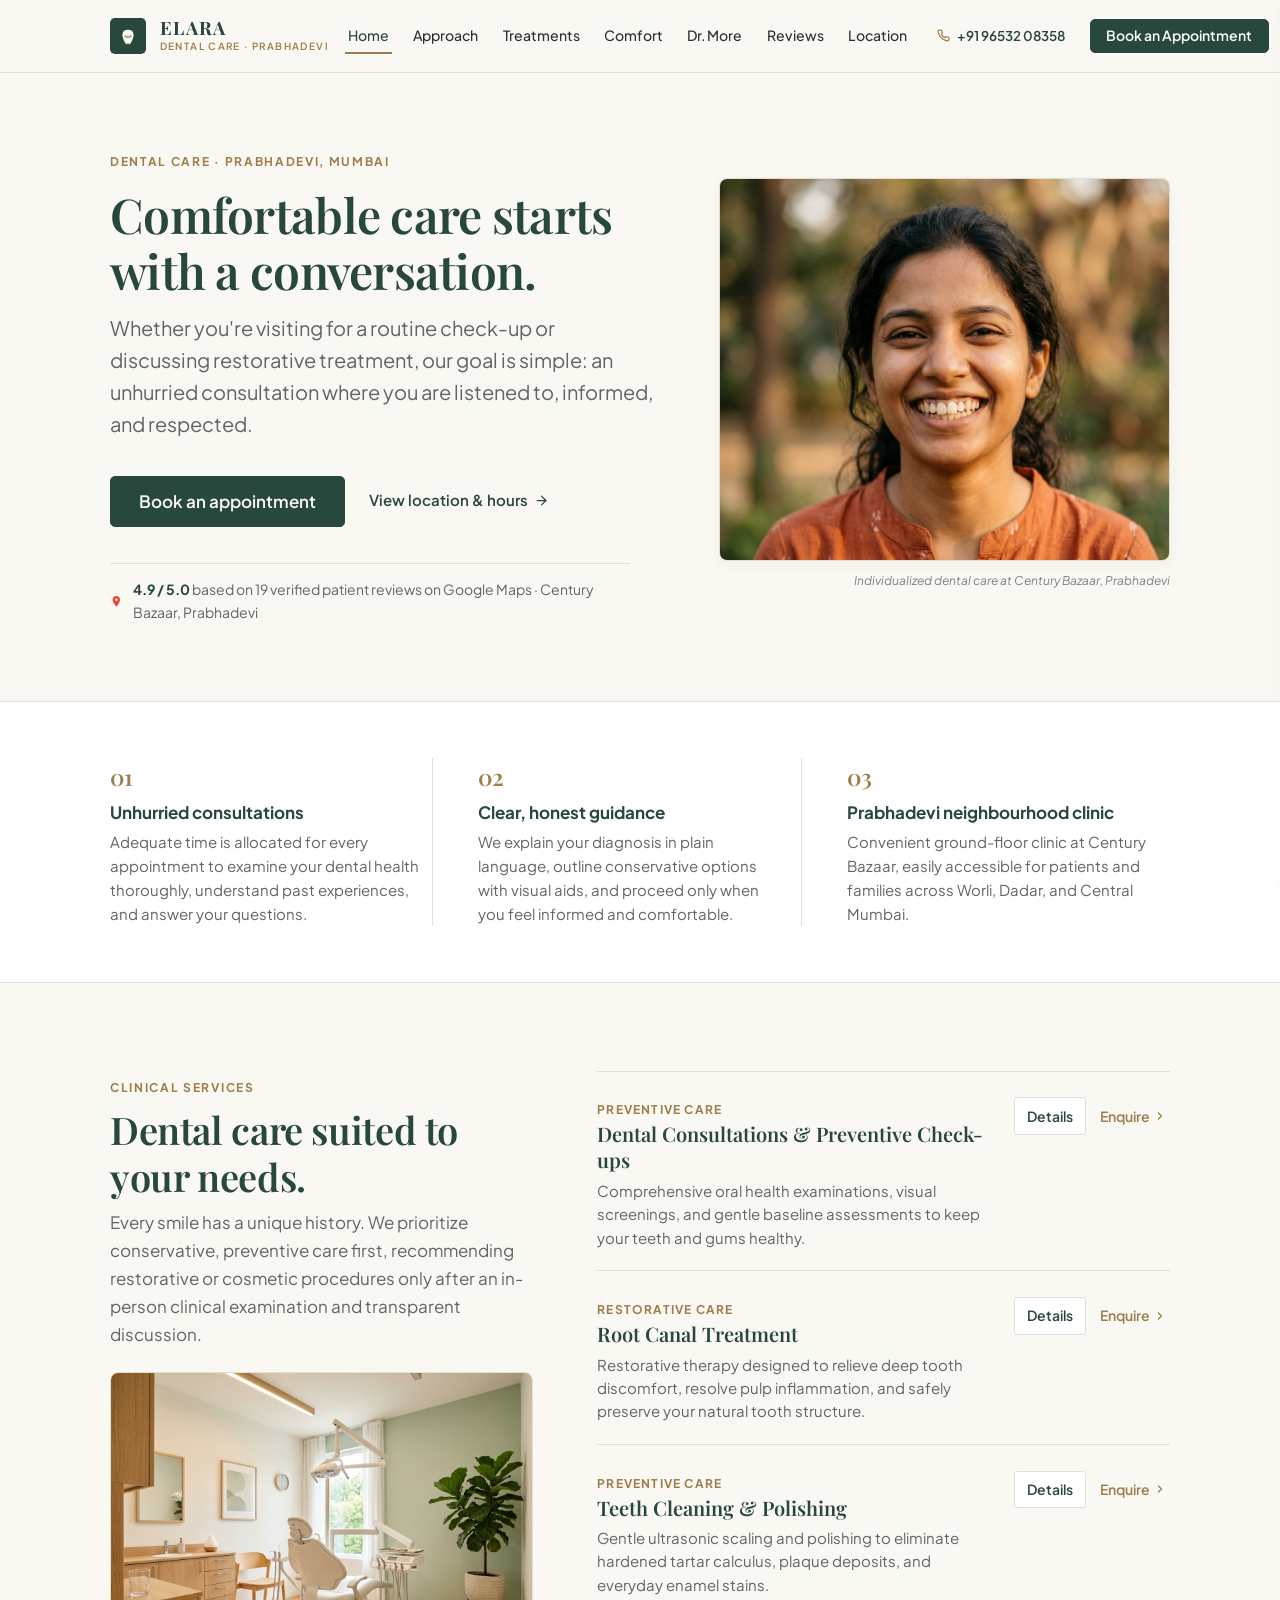
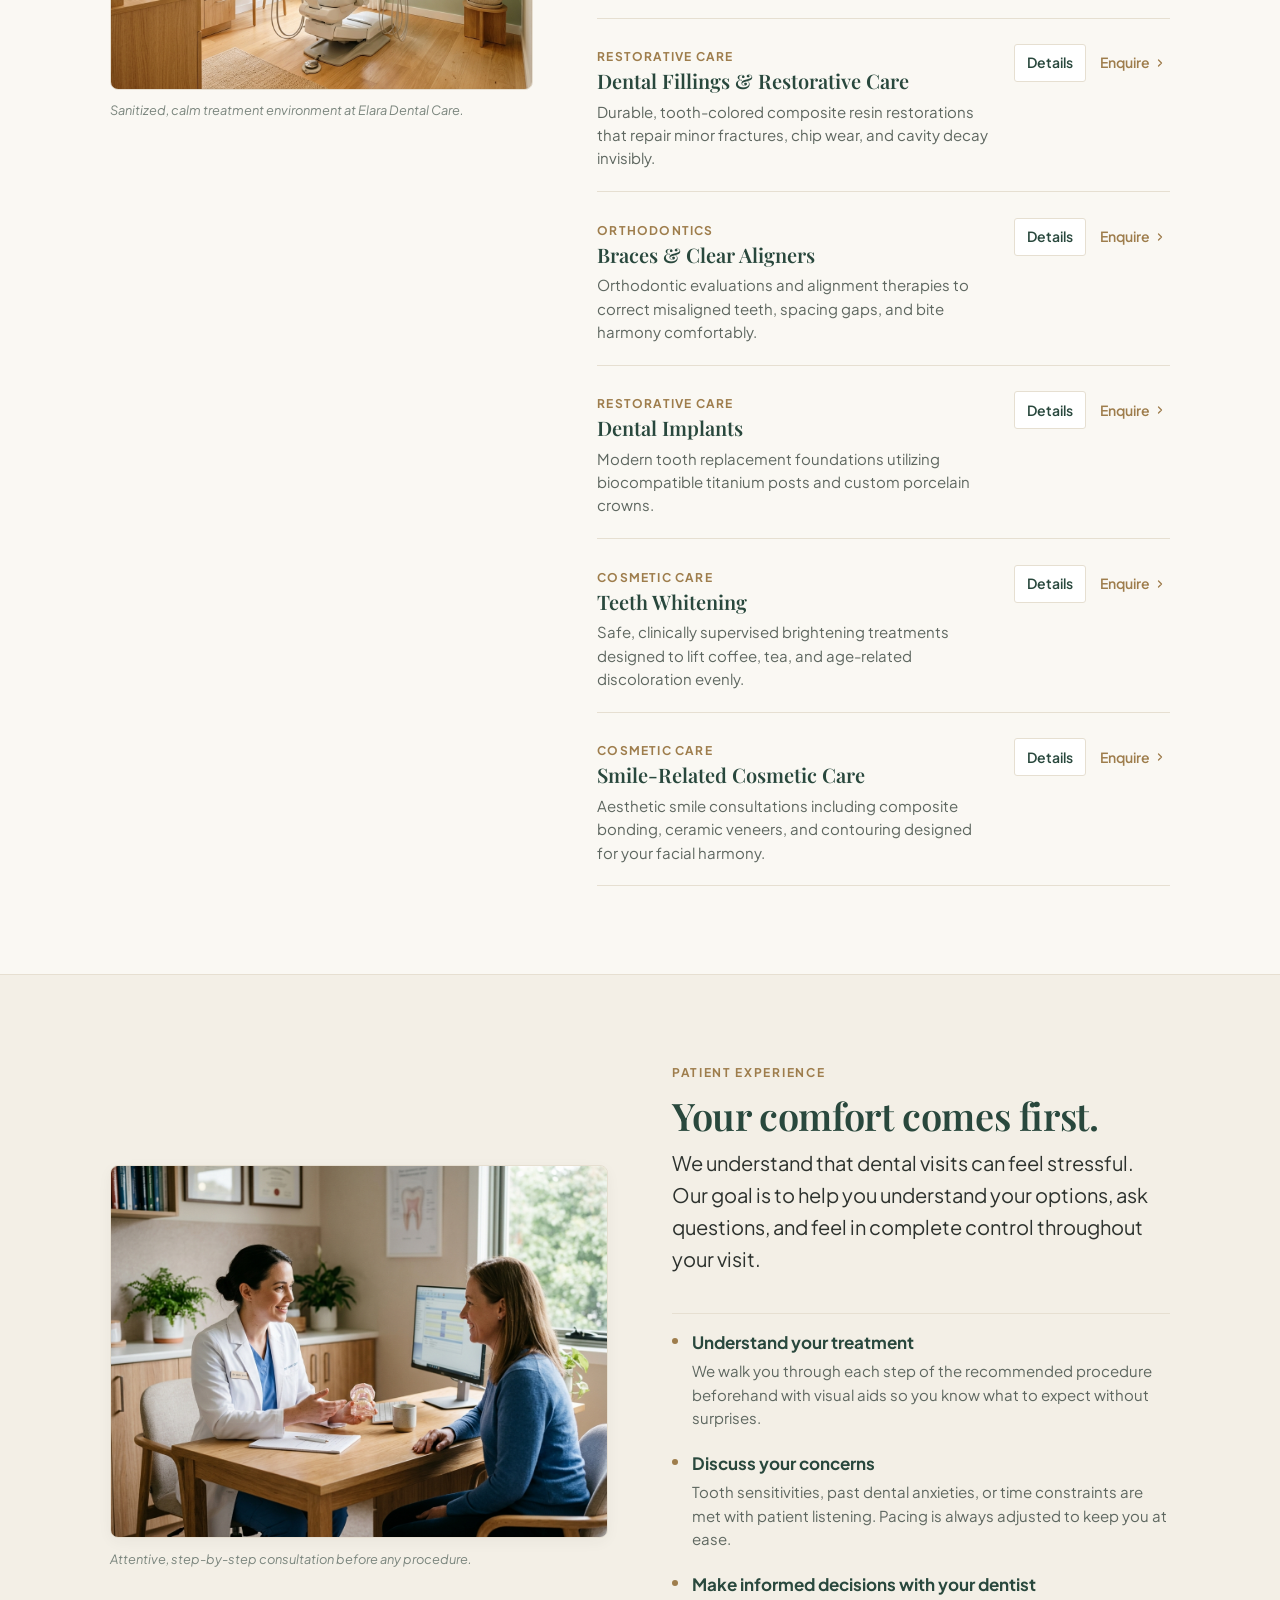
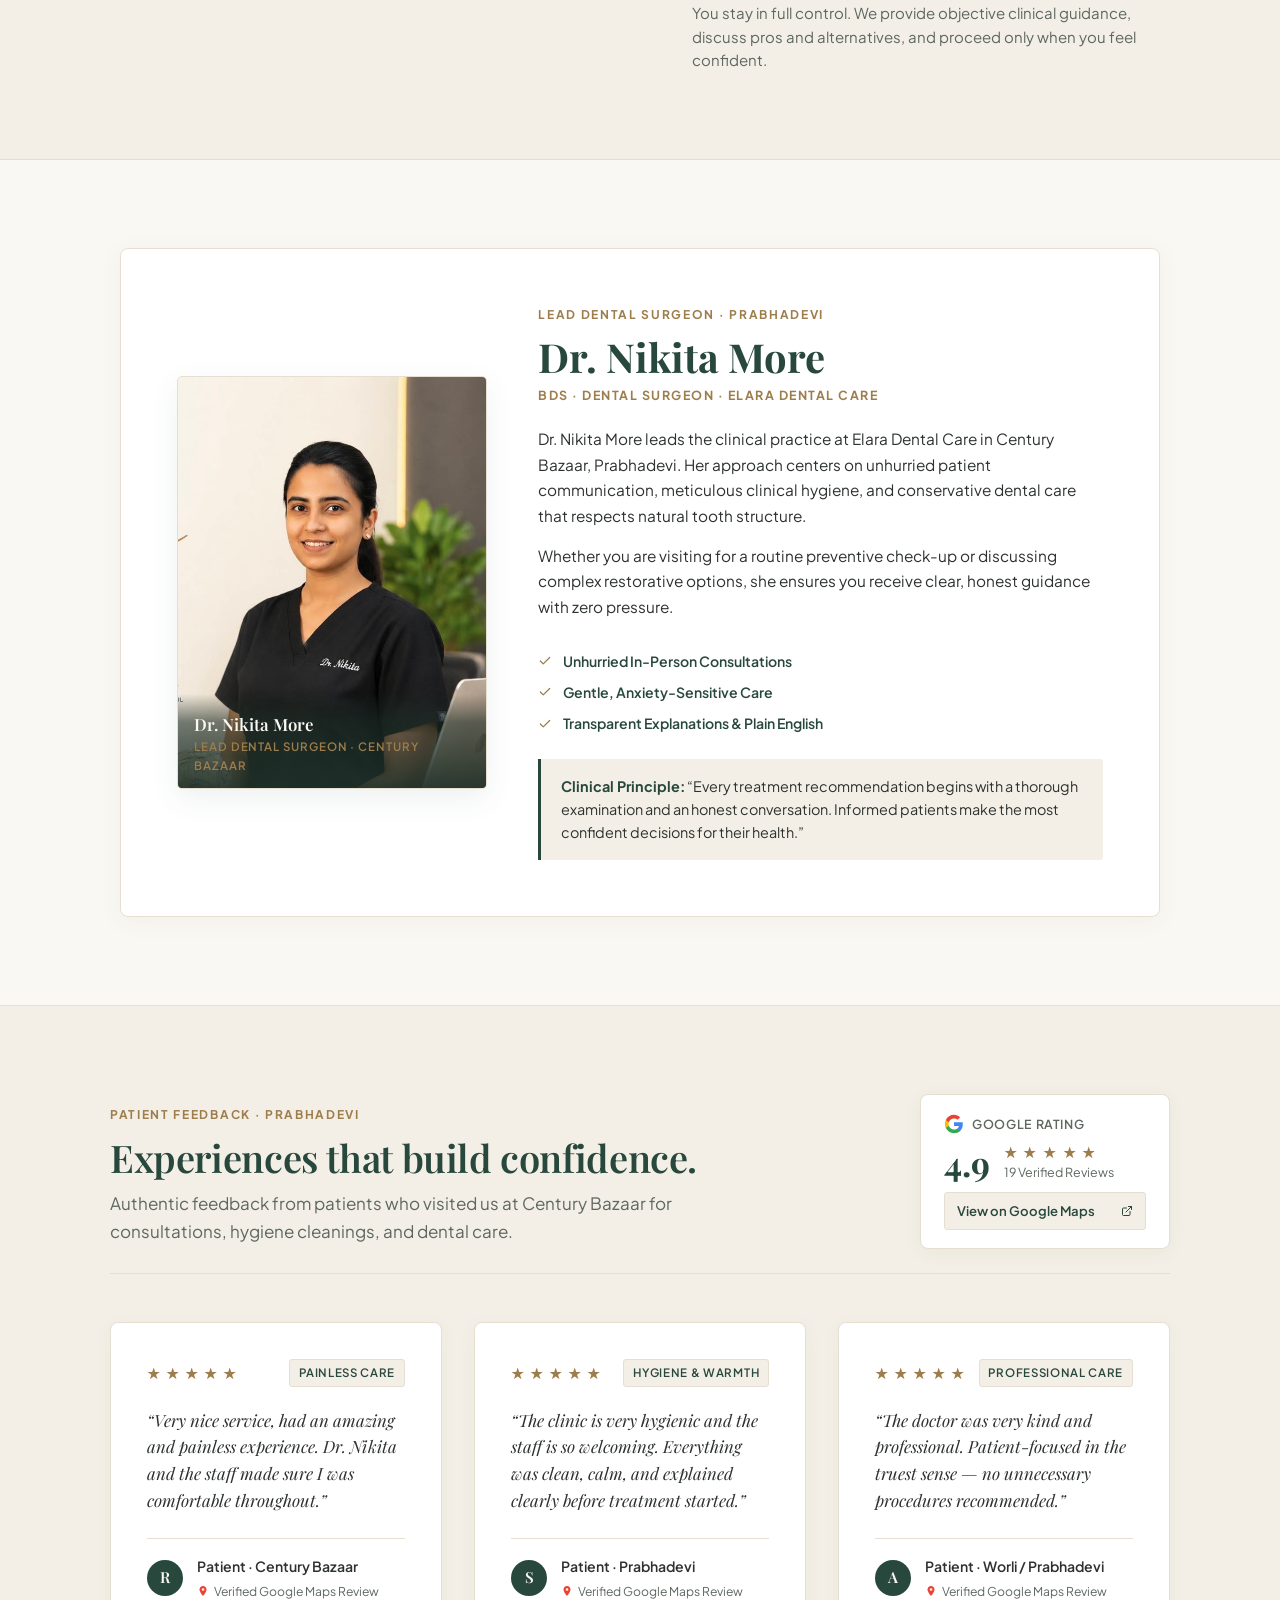
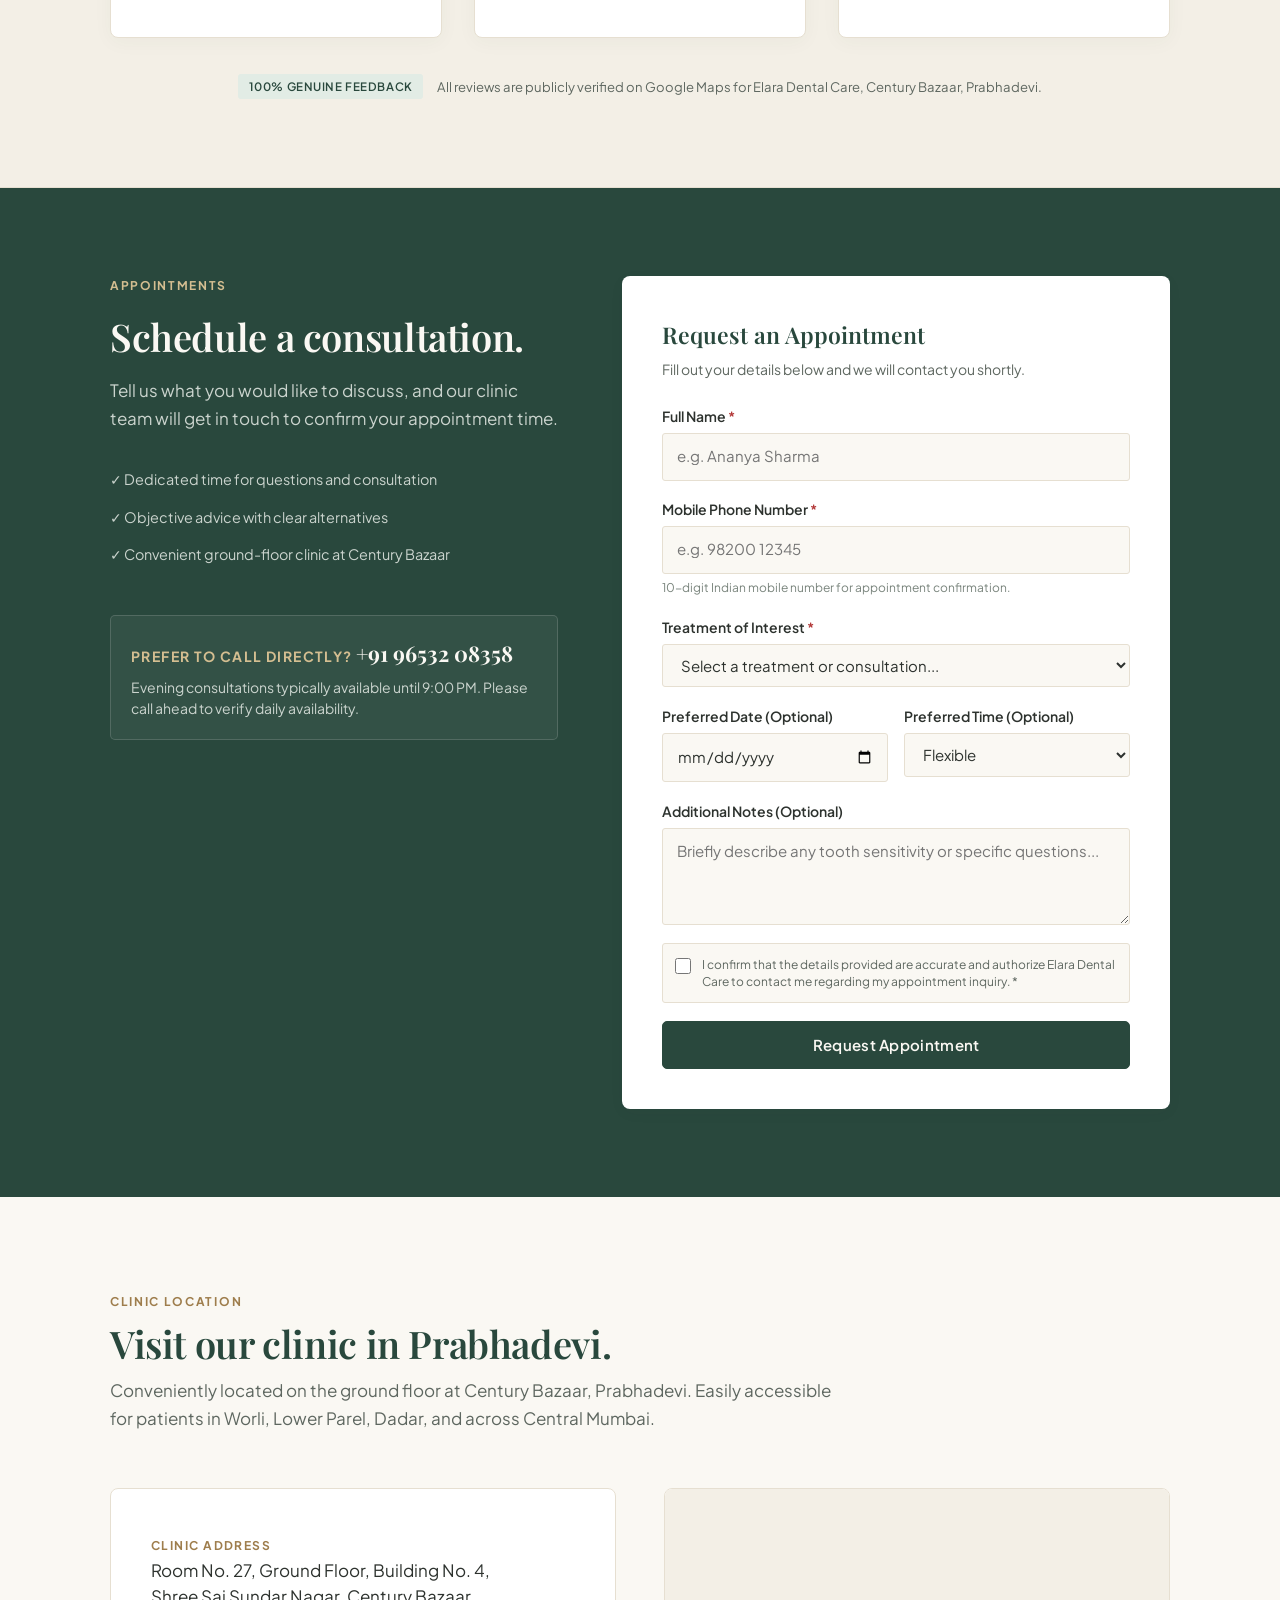
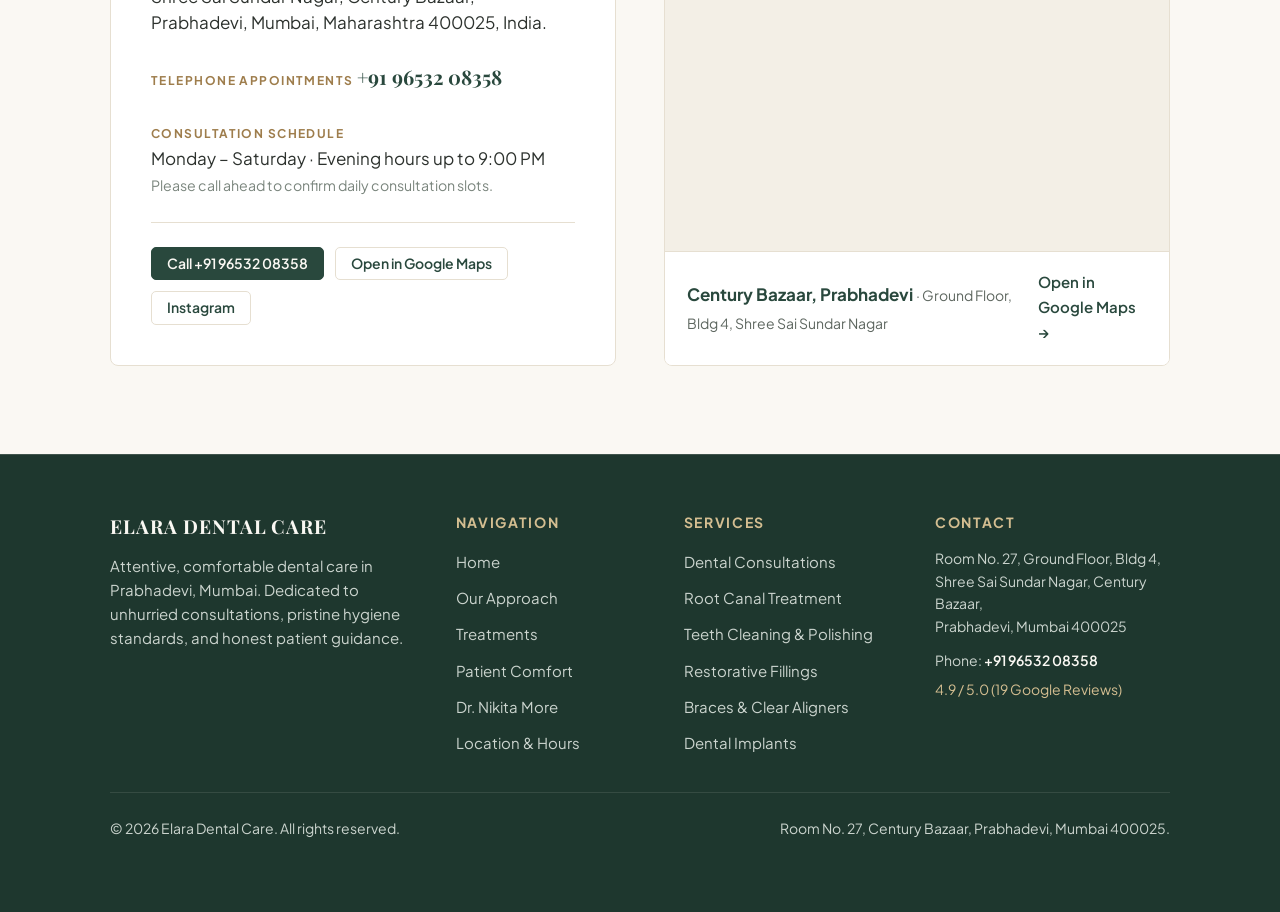
<file: index.html>
<!DOCTYPE html>
<html lang="en">
<head>
  <meta charset="UTF-8">
  <meta name="viewport" content="width=device-width, initial-scale=1.0">
  <meta http-equiv="X-UA-Compatible" content="IE=edge">
  
  <title>Elara Dental Care | Thoughtful Dental Clinic in Prabhadevi, Mumbai</title>
  <meta name="description" content="Attentive, comfortable dental care in Prabhadevi, Mumbai. Dr. Nikita More and Elara Dental Care provide unhurried consultations, root canals, cleaning, aligners, and restorative care at Century Bazaar.">
  <meta name="keywords" content="Elara Dental Care, dentist Prabhadevi, dental clinic Mumbai, Dr Nikita More, root canal Prabhadevi, teeth cleaning Mumbai, braces Worli, dental clinic Century Bazaar">
  <meta name="author" content="Elara Dental Care">

  <!-- Open Graph -->
  <meta property="og:type" content="website">
  <meta property="og:title" content="Elara Dental Care | Prabhadevi, Mumbai">
  <meta property="og:description" content="Comfortable dental care starts with a conversation. Unhurried consultations in Prabhadevi, Mumbai.">
  <meta property="og:image" content="assets/images/hero-smile.jpg">
  <meta property="og:locale" content="en_IN">

  <!-- Favicon -->
  <link rel="icon" type="image/svg+xml" href="assets/favicon.svg">
  <link rel="apple-touch-icon" href="assets/favicon.svg">

  <!-- Fonts -->
  <link rel="preconnect" href="https://fonts.googleapis.com">
  <link rel="preconnect" href="https://fonts.gstatic.com" crossorigin>
  <link href="https://fonts.googleapis.com/css2?family=Playfair+Display:ital,wght@0,500;0,600;0,700;1,400&family=Plus+Jakarta+Sans:wght@400;500;600;700&display=swap" rel="stylesheet">

  <!-- Core Stylesheet -->
  <link rel="stylesheet" href="css/style.css">

  <!-- JSON-LD LocalBusiness Structured Data -->
  <script type="application/ld+json">
  {
    "@context": "https://schema.org",
    "@type": "Dentist",
    "name": "Elara Dental Care",
    "image": "assets/images/hero-smile.jpg",
    "telephone": "+919653208358",
    "address": {
      "@type": "PostalAddress",
      "streetAddress": "Room No. 27, Ground Floor, Building No. 4, Shree Sai Sundar Nagar, Century Bazaar",
      "addressLocality": "Prabhadevi, Mumbai",
      "addressRegion": "Maharashtra",
      "postalCode": "400025",
      "addressCountry": "IN"
    },
    "geo": {
      "@type": "GeoCoordinates",
      "latitude": 19.0163,
      "longitude": 72.8296
    },
    "url": "https://www.google.com/maps/search/?api=1&query=Elara+Dental+Care+Room+27+Building+4+Shree+Sai+Sundar+Nagar+Century+Bazaar+Prabhadevi+Mumbai+400025",
    "aggregateRating": {
      "@type": "AggregateRating",
      "ratingValue": "4.9",
      "reviewCount": "19"
    }
  }
  </script>
</head>
<body>

  <!-- Accessibility Skip Link -->
  <a href="#main-content" class="skip-link">Skip to main content</a>

  <!-- =========================================================================
       1. Sticky Header & Utility Strip (Cohesive, Never Breaking)
       ========================================================================= -->
  <header class="site-header" role="banner">
    <div class="container navbar">
      <!-- Brand Wordmark -->
      <a href="#hero" class="brand-link" aria-label="Elara Dental Care Home">
        <div class="brand-emblem" aria-hidden="true">
          <svg width="20" height="20" viewBox="0 0 32 32" fill="none">
            <path d="M16 6 C10 6 7 9 7 14 C7 19 9.5 24 12 28 C13.5 30 15.5 30 16 26 C16.5 30 18.5 30 20 28 C22.5 24 25 19 25 14 C25 9 22 6 16 6 Z" fill="#FAF8F3"/>
            <path d="M11.5 16 Q16 20 20.5 16" stroke="#9E7D4C" stroke-width="2" stroke-linecap="round"/>
          </svg>
        </div>
        <div class="brand-text">
          <span class="brand-name">ELARA</span>
          <span class="brand-tagline">DENTAL CARE &middot; PRABHADEVI</span>
        </div>
      </a>

      <!-- Desktop Nav Links (Clean single-line, zero wrap) -->
      <nav class="nav-links" aria-label="Main Navigation">
        <a href="#hero" class="nav-link active">Home</a>
        <a href="#philosophy" class="nav-link">Approach</a>
        <a href="#treatments" class="nav-link">Treatments</a>
        <a href="#comfort" class="nav-link">Comfort</a>
        <a href="#doctor" class="nav-link">Dr. More</a>
        <a href="#reviews" class="nav-link">Reviews</a>
        <a href="#contact" class="nav-link">Location</a>
      </nav>

      <!-- Desktop Header Actions: Phone link + Appointment CTA -->
      <div class="header-actions">
        <a href="tel:+919653208358" class="header-phone-link" title="Call Elara Dental Care">
          <svg width="13" height="13" viewBox="0 0 24 24" fill="none" stroke="currentColor" stroke-width="2.2" stroke-linecap="round" stroke-linejoin="round" aria-hidden="true">
            <path d="M22 16.92v3a2 2 0 0 1-2.18 2 19.79 19.79 0 0 1-8.63-3.07 19.5 19.5 0 0 1-6-6 19.79 19.79 0 0 1-3.07-8.67A2 2 0 0 1 4.11 2h3a2 2 0 0 1 2 1.72 12.84 12.84 0 0 0 .7 2.81 2 2 0 0 1-.45 2.11L8.09 9.91a16 16 0 0 0 6 6l1.27-1.27a2 2 0 0 1 2.11-.45 12.84 12.84 0 0 0 2.81.7A2 2 0 0 1 22 16.92z"></path>
          </svg>
          <span class="phone-text">+91 96532 08358</span>
        </a>
        <a href="#appointment" class="btn btn-primary btn-sm">Book an Appointment</a>
      </div>

      <!-- Mobile Hamburger Button -->
      <button type="button" class="mobile-menu-btn" aria-label="Toggle navigation menu" aria-expanded="false" aria-controls="mobile-nav-drawer">
        <span></span>
        <span></span>
        <span></span>
      </button>
    </div>
  </header>

  <!-- Mobile Drawer -->
  <div class="mobile-drawer-backdrop" aria-hidden="true"></div>
  <aside id="mobile-nav-drawer" class="mobile-drawer" aria-label="Mobile Navigation" aria-hidden="true">
    <div class="mobile-drawer-header">
      <div class="brand-text">
        <span class="brand-name">ELARA</span>
        <span class="brand-tagline">DENTAL CARE</span>
      </div>
      <button type="button" class="mobile-drawer-close" aria-label="Close navigation menu">
        <svg width="18" height="18" viewBox="0 0 24 24" fill="none" stroke="currentColor" stroke-width="2.2" stroke-linecap="round" stroke-linejoin="round" aria-hidden="true">
          <line x1="18" y1="6" x2="6" y2="18"></line>
          <line x1="6" y1="6" x2="18" y2="18"></line>
        </svg>
      </button>
    </div>

    <nav class="mobile-nav-links">
      <a href="#hero" class="mobile-nav-link">Home</a>
      <a href="#philosophy" class="mobile-nav-link">Our Approach</a>
      <a href="#treatments" class="mobile-nav-link">Treatments</a>
      <a href="#comfort" class="mobile-nav-link">Patient Comfort</a>
      <a href="#doctor" class="mobile-nav-link">Dr. Nikita More</a>
      <a href="#reviews" class="mobile-nav-link">Patient Reviews</a>
      <a href="#contact" class="mobile-nav-link">Location & Timings</a>
    </nav>

    <div class="mobile-drawer-footer">
      <a href="#appointment" class="btn btn-primary btn-lg" style="width: 100%;">Book an Appointment</a>
      <a href="tel:+919653208358" class="btn btn-secondary btn-lg" style="width: 100%;">
        <svg width="16" height="16" viewBox="0 0 24 24" fill="none" stroke="currentColor" stroke-width="2" stroke-linecap="round" stroke-linejoin="round" aria-hidden="true"><path d="M22 16.92v3a2 2 0 0 1-2.18 2 19.79 19.79 0 0 1-8.63-3.07 19.5 19.5 0 0 1-6-6 19.79 19.79 0 0 1-3.07-8.67A2 2 0 0 1 4.11 2h3a2 2 0 0 1 2 1.72 12.84 12.84 0 0 0 .7 2.81 2 2 0 0 1-.45 2.11L8.09 9.91a16 16 0 0 0 6 6l1.27-1.27a2 2 0 0 1 2.11-.45 12.84 12.84 0 0 0 2.81.7A2 2 0 0 1 22 16.92z"></path></svg>
        Call +91 96532 08358
      </a>
    </div>
  </aside>

  <!-- =========================================================================
       MAIN CONTENT
       ========================================================================= -->
  <main id="main-content">

    <!-- =======================================================================
         3. Hero Section (Editorial, Asymmetrical, Human)
         ======================================================================= -->
    <section id="hero" class="hero-section" aria-labelledby="hero-heading">
      <div class="container hero-grid">
        <!-- Hero Text -->
        <div class="hero-content">
          <span class="eyebrow">Dental Care · Prabhadevi, Mumbai</span>
          <h1 id="hero-heading" class="hero-headline">Comfortable care starts with a conversation.</h1>
          <p class="hero-copy">
            Whether you're visiting for a routine check-up or discussing restorative treatment, our goal is simple: an unhurried consultation where you are listened to, informed, and respected.
          </p>

          <div class="hero-actions">
            <a href="#appointment" class="btn btn-primary btn-lg">Book an appointment</a>
            <a href="#contact" class="link-inline">
              <span>View location & hours</span>
              <svg width="15" height="15" viewBox="0 0 24 24" fill="none" stroke="currentColor" stroke-width="2" stroke-linecap="round" stroke-linejoin="round" aria-hidden="true"><line x1="5" y1="12" x2="19" y2="12"></line><polyline points="12 5 19 12 12 19"></polyline></svg>
            </a>
          </div>

          <div class="hero-rating-note">
            <svg width="15" height="15" viewBox="0 0 24 24" fill="none" aria-hidden="true"><path d="M12 2C8.13 2 5 5.13 5 9c0 5.25 7 13 7 13s7-7.75 7-13c0-3.87-3.13-7-7-7z" fill="#EA4335"/><circle cx="12" cy="9" r="2.5" fill="#FAF8F3"/></svg>
            <span><strong class="hero-rating-score">4.9 / 5.0</strong> based on 19 verified patient reviews on Google Maps · Century Bazaar, Prabhadevi</span>
          </div>
        </div>

        <!-- Hero Visual Frame (No floating badges, deliberate crop) -->
        <div class="hero-visual-pane">
          <div class="hero-image-frame">
            <img src="assets/images/hero-smile.jpg" alt="A genuine, healthy, natural adult smile representing unhurried dental care at Elara Dental Care" class="hero-image" width="680" height="560" fetchpriority="high">
          </div>
          <p class="hero-image-caption">Individualized dental care at Century Bazaar, Prabhadevi</p>
        </div>
      </div>
    </section>

    <!-- =======================================================================
         4. Clinical Principles (Architectural 3-Column Strip)
         ======================================================================= -->
    <section id="philosophy" class="philosophy-strip" aria-label="Our Clinical Principles">
      <div class="container philosophy-grid">
        <div class="philosophy-col">
          <span class="philosophy-num">01</span>
          <h2 class="philosophy-title">Unhurried consultations</h2>
          <p class="philosophy-text">
            Adequate time is allocated for every appointment to examine your dental health thoroughly, understand past experiences, and answer your questions.
          </p>
        </div>

        <div class="philosophy-col">
          <span class="philosophy-num">02</span>
          <h2 class="philosophy-title">Clear, honest guidance</h2>
          <p class="philosophy-text">
            We explain your diagnosis in plain language, outline conservative options with visual aids, and proceed only when you feel informed and comfortable.
          </p>
        </div>

        <div class="philosophy-col">
          <span class="philosophy-num">03</span>
          <h2 class="philosophy-title">Prabhadevi neighbourhood clinic</h2>
          <p class="philosophy-text">
            Convenient ground-floor clinic at Century Bazaar, easily accessible for patients and families across Worli, Dadar, and Central Mumbai.
          </p>
        </div>
      </div>
    </section>

    <!-- =======================================================================
         5. Treatments Section (Editorial Two-Column Service Index)
         ======================================================================= -->
    <section id="treatments" class="section" aria-labelledby="treatments-heading">
      <div class="container treatments-editorial-layout">
        
        <!-- Left Column: Context & Imagery -->
        <div class="treatments-intro-pane">
          <span class="eyebrow">Clinical Services</span>
          <h2 id="treatments-heading" class="section-title">Dental care suited to your needs.</h2>
          <p class="section-desc">
            Every smile has a unique history. We prioritize conservative, preventive care first, recommending restorative or cosmetic procedures only after an in-person clinical examination and transparent discussion.
          </p>
          <div class="treatments-intro-image">
            <img src="assets/images/clinic-interior.jpg" alt="Tranquil dental operatory in soft sage green and natural oak wood" loading="lazy" width="500" height="375">
          </div>
          <p style="font-size: 0.8rem; color: var(--color-text-subtle); margin-top: 0.65rem; font-style: italic;">
            Sanitized, calm treatment environment at Elara Dental Care.
          </p>
        </div>

        <!-- Right Column: Structured Service Rows -->
        <div class="treatments-list">

          <!-- 1. Consultations -->
          <article class="treatment-row" data-category="preventive">
            <div class="treatment-info">
              <span class="treatment-category-kicker">Preventive Care</span>
              <h3 class="treatment-title">Dental Consultations & Preventive Check-ups</h3>
              <p class="treatment-desc">
                Comprehensive oral health examinations, visual screenings, and gentle baseline assessments to keep your teeth and gums healthy.
              </p>
            </div>
            <div class="treatment-row-actions">
              <button type="button" class="treatment-learn-btn" data-treatment="consultations">Details</button>
              <a href="#appointment" class="treatment-enquire-btn">
                <span>Enquire</span>
                <svg width="12" height="12" viewBox="0 0 24 24" fill="none" stroke="currentColor" stroke-width="2.5" stroke-linecap="round" stroke-linejoin="round" aria-hidden="true"><polyline points="9 18 15 12 9 6"></polyline></svg>
              </a>
            </div>
          </article>

          <!-- 2. Root Canal -->
          <article class="treatment-row" data-category="restorative">
            <div class="treatment-info">
              <span class="treatment-category-kicker">Restorative Care</span>
              <h3 class="treatment-title">Root Canal Treatment</h3>
              <p class="treatment-desc">
                Restorative therapy designed to relieve deep tooth discomfort, resolve pulp inflammation, and safely preserve your natural tooth structure.
              </p>
            </div>
            <div class="treatment-row-actions">
              <button type="button" class="treatment-learn-btn" data-treatment="root-canal">Details</button>
              <a href="#appointment" class="treatment-enquire-btn">
                <span>Enquire</span>
                <svg width="12" height="12" viewBox="0 0 24 24" fill="none" stroke="currentColor" stroke-width="2.5" stroke-linecap="round" stroke-linejoin="round" aria-hidden="true"><polyline points="9 18 15 12 9 6"></polyline></svg>
              </a>
            </div>
          </article>

          <!-- 3. Cleaning & Polishing -->
          <article class="treatment-row" data-category="preventive">
            <div class="treatment-info">
              <span class="treatment-category-kicker">Preventive Care</span>
              <h3 class="treatment-title">Teeth Cleaning & Polishing</h3>
              <p class="treatment-desc">
                Gentle ultrasonic scaling and polishing to eliminate hardened tartar calculus, plaque deposits, and everyday enamel stains.
              </p>
            </div>
            <div class="treatment-row-actions">
              <button type="button" class="treatment-learn-btn" data-treatment="cleaning">Details</button>
              <a href="#appointment" class="treatment-enquire-btn">
                <span>Enquire</span>
                <svg width="12" height="12" viewBox="0 0 24 24" fill="none" stroke="currentColor" stroke-width="2.5" stroke-linecap="round" stroke-linejoin="round" aria-hidden="true"><polyline points="9 18 15 12 9 6"></polyline></svg>
              </a>
            </div>
          </article>

          <!-- 4. Restorative Fillings -->
          <article class="treatment-row" data-category="restorative">
            <div class="treatment-info">
              <span class="treatment-category-kicker">Restorative Care</span>
              <h3 class="treatment-title">Dental Fillings & Restorative Care</h3>
              <p class="treatment-desc">
                Durable, tooth-colored composite resin restorations that repair minor fractures, chip wear, and cavity decay invisibly.
              </p>
            </div>
            <div class="treatment-row-actions">
              <button type="button" class="treatment-learn-btn" data-treatment="fillings">Details</button>
              <a href="#appointment" class="treatment-enquire-btn">
                <span>Enquire</span>
                <svg width="12" height="12" viewBox="0 0 24 24" fill="none" stroke="currentColor" stroke-width="2.5" stroke-linecap="round" stroke-linejoin="round" aria-hidden="true"><polyline points="9 18 15 12 9 6"></polyline></svg>
              </a>
            </div>
          </article>

          <!-- 5. Braces & Aligners -->
          <article class="treatment-row" data-category="orthodontics">
            <div class="treatment-info">
              <span class="treatment-category-kicker">Orthodontics</span>
              <h3 class="treatment-title">Braces & Clear Aligners</h3>
              <p class="treatment-desc">
                Orthodontic evaluations and alignment therapies to correct misaligned teeth, spacing gaps, and bite harmony comfortably.
              </p>
            </div>
            <div class="treatment-row-actions">
              <button type="button" class="treatment-learn-btn" data-treatment="orthodontics">Details</button>
              <a href="#appointment" class="treatment-enquire-btn">
                <span>Enquire</span>
                <svg width="12" height="12" viewBox="0 0 24 24" fill="none" stroke="currentColor" stroke-width="2.5" stroke-linecap="round" stroke-linejoin="round" aria-hidden="true"><polyline points="9 18 15 12 9 6"></polyline></svg>
              </a>
            </div>
          </article>

          <!-- 6. Dental Implants -->
          <article class="treatment-row" data-category="restorative">
            <div class="treatment-info">
              <span class="treatment-category-kicker">Restorative Care</span>
              <h3 class="treatment-title">Dental Implants</h3>
              <p class="treatment-desc">
                Modern tooth replacement foundations utilizing biocompatible titanium posts and custom porcelain crowns.
              </p>
            </div>
            <div class="treatment-row-actions">
              <button type="button" class="treatment-learn-btn" data-treatment="implants">Details</button>
              <a href="#appointment" class="treatment-enquire-btn">
                <span>Enquire</span>
                <svg width="12" height="12" viewBox="0 0 24 24" fill="none" stroke="currentColor" stroke-width="2.5" stroke-linecap="round" stroke-linejoin="round" aria-hidden="true"><polyline points="9 18 15 12 9 6"></polyline></svg>
              </a>
            </div>
          </article>

          <!-- 7. Teeth Whitening -->
          <article class="treatment-row" data-category="cosmetic">
            <div class="treatment-info">
              <span class="treatment-category-kicker">Cosmetic Care</span>
              <h3 class="treatment-title">Teeth Whitening</h3>
              <p class="treatment-desc">
                Safe, clinically supervised brightening treatments designed to lift coffee, tea, and age-related discoloration evenly.
              </p>
            </div>
            <div class="treatment-row-actions">
              <button type="button" class="treatment-learn-btn" data-treatment="whitening">Details</button>
              <a href="#appointment" class="treatment-enquire-btn">
                <span>Enquire</span>
                <svg width="12" height="12" viewBox="0 0 24 24" fill="none" stroke="currentColor" stroke-width="2.5" stroke-linecap="round" stroke-linejoin="round" aria-hidden="true"><polyline points="9 18 15 12 9 6"></polyline></svg>
              </a>
            </div>
          </article>

          <!-- 8. Cosmetic Care -->
          <article class="treatment-row" data-category="cosmetic">
            <div class="treatment-info">
              <span class="treatment-category-kicker">Cosmetic Care</span>
              <h3 class="treatment-title">Smile-Related Cosmetic Care</h3>
              <p class="treatment-desc">
                Aesthetic smile consultations including composite bonding, ceramic veneers, and contouring designed for your facial harmony.
              </p>
            </div>
            <div class="treatment-row-actions">
              <button type="button" class="treatment-learn-btn" data-treatment="cosmetic">Details</button>
              <a href="#appointment" class="treatment-enquire-btn">
                <span>Enquire</span>
                <svg width="12" height="12" viewBox="0 0 24 24" fill="none" stroke="currentColor" stroke-width="2.5" stroke-linecap="round" stroke-linejoin="round" aria-hidden="true"><polyline points="9 18 15 12 9 6"></polyline></svg>
              </a>
            </div>
          </article>

        </div>
      </div>
    </section>

    <!-- =======================================================================
         6. Patient Comfort Section (Editorial Narrative on Anxiety)
         ======================================================================= -->
    <section id="comfort" class="section section-subtle" aria-labelledby="comfort-heading">
      <div class="container comfort-editorial-grid">
        <!-- Visual Column -->
        <div class="comfort-visual-pane">
          <div class="comfort-visual-frame">
            <img src="assets/images/patient-consultation.jpg" alt="Dentist attentively explaining tooth models to a patient in an unhurried consultation" loading="lazy" width="600" height="450">
          </div>
          <p style="font-size: 0.8rem; color: var(--color-text-subtle); margin-top: 0.65rem; font-style: italic;">
            Attentive, step-by-step consultation before any procedure.
          </p>
        </div>

        <!-- Narrative Column -->
        <div class="comfort-narrative">
          <span class="eyebrow">Patient Experience</span>
          <h2 id="comfort-heading" class="section-title">Your comfort comes first.</h2>
          <p class="comfort-narrative-intro">
            We understand that dental visits can feel stressful. Our goal is to help you understand your options, ask questions, and feel in complete control throughout your visit.
          </p>

          <div class="comfort-points-list">
            <div class="comfort-point-item">
              <span class="comfort-point-bullet" aria-hidden="true"></span>
              <div>
                <h3 class="comfort-point-heading">Understand your treatment</h3>
                <p class="comfort-point-text">
                  We walk you through each step of the recommended procedure beforehand with visual aids so you know what to expect without surprises.
                </p>
              </div>
            </div>

            <div class="comfort-point-item">
              <span class="comfort-point-bullet" aria-hidden="true"></span>
              <div>
                <h3 class="comfort-point-heading">Discuss your concerns</h3>
                <p class="comfort-point-text">
                  Tooth sensitivities, past dental anxieties, or time constraints are met with patient listening. Pacing is always adjusted to keep you at ease.
                </p>
              </div>
            </div>

            <div class="comfort-point-item">
              <span class="comfort-point-bullet" aria-hidden="true"></span>
              <div>
                <h3 class="comfort-point-heading">Make informed decisions with your dentist</h3>
                <p class="comfort-point-text">
                  You stay in full control. We provide objective clinical guidance, discuss pros and alternatives, and proceed only when you feel confident.
                </p>
              </div>
            </div>
          </div>
        </div>
      </div>
    </section>

    <!-- =======================================================================
         7. Meet the Dentist Section (Dr. Nikita More)
         ======================================================================= -->
    <section id="doctor" class="section" aria-labelledby="doctor-heading">
      <div class="container">
        <div class="doctor-editorial-wrapper">
          <div class="doctor-editorial-grid">
            <!-- Doctor Portrait Column (Warm, realistic documentary photography) -->
            <div class="doctor-portrait-col">
              <div class="doctor-portrait-frame">
                <img src="assets/images/doctor-nikita-more.png" alt="Dr. Nikita More, Lead Dental Surgeon at Elara Dental Care, Prabhadevi" width="600" height="800" loading="lazy" class="doctor-portrait-image">
                <div class="doctor-portrait-caption">
                  <span class="doctor-caption-name">Dr. Nikita More</span>
                  <span class="doctor-caption-role">Lead Dental Surgeon &middot; Century Bazaar</span>
                </div>
              </div>
            </div>

            <!-- Doctor Bio & Clinical Principles Column -->
            <div class="doctor-content-pane">
              <span class="eyebrow">LEAD DENTAL SURGEON &middot; PRABHADEVI</span>
              <h2 id="doctor-heading" class="doctor-name">Dr. Nikita More</h2>
              <span class="doctor-subtitle">BDS &middot; Dental Surgeon &middot; Elara Dental Care</span>
              
              <p class="doctor-bio">
                Dr. Nikita More leads the clinical practice at Elara Dental Care in Century Bazaar, Prabhadevi. Her approach centers on unhurried patient communication, meticulous clinical hygiene, and conservative dental care that respects natural tooth structure.
              </p>
              
              <p class="doctor-bio-secondary">
                Whether you are visiting for a routine preventive check-up or discussing complex restorative options, she ensures you receive clear, honest guidance with zero pressure.
              </p>

              <!-- Clinical Principles Badges -->
              <div class="doctor-focus-list">
                <div class="doctor-focus-item">
                  <svg width="14" height="14" viewBox="0 0 24 24" fill="none" stroke="currentColor" stroke-width="2.2" stroke-linecap="round" stroke-linejoin="round" aria-hidden="true"><polyline points="20 6 9 17 4 12"></polyline></svg>
                  <span>Unhurried In-Person Consultations</span>
                </div>
                <div class="doctor-focus-item">
                  <svg width="14" height="14" viewBox="0 0 24 24" fill="none" stroke="currentColor" stroke-width="2.2" stroke-linecap="round" stroke-linejoin="round" aria-hidden="true"><polyline points="20 6 9 17 4 12"></polyline></svg>
                  <span>Gentle, Anxiety-Sensitive Care</span>
                </div>
                <div class="doctor-focus-item">
                  <svg width="14" height="14" viewBox="0 0 24 24" fill="none" stroke="currentColor" stroke-width="2.2" stroke-linecap="round" stroke-linejoin="round" aria-hidden="true"><polyline points="20 6 9 17 4 12"></polyline></svg>
                  <span>Transparent Explanations &amp; Plain English</span>
                </div>
              </div>

              <!-- Quote Block -->
              <div class="doctor-quote-block">
                <strong>Clinical Principle:</strong> &ldquo;Every treatment recommendation begins with a thorough examination and an honest conversation. Informed patients make the most confident decisions for their health.&rdquo;
              </div>
            </div>
          </div>
        </div>
      </div>
    </section>

    <!-- =======================================================================
         8. Patient Reviews Section (Typographic Quotes)
         ======================================================================= -->
    <section id="reviews" class="section section-subtle reviews-section" aria-labelledby="reviews-heading">
      <div class="container">
        <!-- Section Header with Official Google Rating Trust Card -->
        <div class="reviews-section-header">
          <div class="reviews-header-left">
            <span class="eyebrow">PATIENT FEEDBACK &middot; PRABHADEVI</span>
            <h2 id="reviews-heading" class="section-title">Experiences that build confidence.</h2>
            <p class="section-desc">
              Authentic feedback from patients who visited us at Century Bazaar for consultations, hygiene cleanings, and dental care.
            </p>
          </div>
          <div class="reviews-header-right">
            <div class="google-rating-card" role="region" aria-label="Google Maps Rating">
              <div class="rating-card-brand">
                <svg class="google-icon" width="20" height="20" viewBox="0 0 24 24" aria-hidden="true">
                  <path d="M22.56 12.25c0-.78-.07-1.53-.2-2.25H12v4.26h5.92c-.26 1.37-1.04 2.53-2.21 3.31v2.77h3.57c2.08-1.92 3.28-4.74 3.28-8.09z" fill="#4285F4"/>
                  <path d="M12 23c2.97 0 5.46-.98 7.28-2.66l-3.57-2.77c-.98.66-2.23 1.06-3.71 1.06-2.86 0-5.29-1.93-6.16-4.53H2.18v2.84C3.99 20.53 7.7 23 12 23z" fill="#34A853"/>
                  <path d="M5.84 14.09c-.22-.66-.35-1.36-.35-2.09s.13-1.43.35-2.09V7.06H2.18C1.43 8.55 1 10.22 1 12s.43 3.45 1.18 4.94l2.85-2.22.81-.63z" fill="#FBBC05"/>
                  <path d="M12 5.38c1.62 0 3.06.56 4.21 1.64l3.15-3.15C17.45 2.09 14.97 1 12 1 7.7 1 3.99 3.47 2.18 7.06l3.66 2.84c.87-2.6 3.3-4.52 6.16-4.52z" fill="#EA4335"/>
                </svg>
                <span class="rating-brand-label">Google Rating</span>
              </div>
              <div class="rating-score-row">
                <span class="rating-large-num">4.9</span>
                <div class="rating-stars-column">
                  <div class="stars-gold-row" aria-label="5 stars">
                    <span class="star-glyph">★</span>
                    <span class="star-glyph">★</span>
                    <span class="star-glyph">★</span>
                    <span class="star-glyph">★</span>
                    <span class="star-glyph">★</span>
                  </div>
                  <span class="rating-subtitle">19 Verified Reviews</span>
                </div>
              </div>
              <a href="https://www.google.com/maps/search/?api=1&query=Elara+Dental+Care+Room+27+Building+4+Shree+Sai+Sundar+Nagar+Century+Bazaar+Prabhadevi+Mumbai+400025" target="_blank" rel="noopener noreferrer" class="rating-maps-button" title="View Elara Dental Care on Google Maps">
                <span>View on Google Maps</span>
                <svg width="12" height="12" viewBox="0 0 24 24" fill="none" stroke="currentColor" stroke-width="2" stroke-linecap="round" stroke-linejoin="round" aria-hidden="true"><path d="M18 13v6a2 2 0 0 1-2 2H5a2 2 0 0 1-2-2V8a2 2 0 0 1 2-2h6"></path><polyline points="15 3 21 3 21 9"></polyline><line x1="10" y1="14" x2="21" y2="3"></line></svg>
              </a>
            </div>
          </div>
        </div>

        <!-- Editorial Testimonial Cards Grid -->
        <div class="reviews-editorial-grid">
          <!-- Review Card 1 -->
          <article class="review-editorial-card">
            <div class="review-card-head">
              <div class="review-stars-group" aria-label="5 out of 5 stars">
                <span class="star-glyph">★</span>
                <span class="star-glyph">★</span>
                <span class="star-glyph">★</span>
                <span class="star-glyph">★</span>
                <span class="star-glyph">★</span>
              </div>
              <span class="review-topic-tag">Painless Care</span>
            </div>
            <blockquote class="review-quote-body">
              &ldquo;Very nice service, had an amazing and painless experience. Dr. Nikita and the staff made sure I was comfortable throughout.&rdquo;
            </blockquote>
            <div class="review-author-card">
              <div class="author-monogram" aria-hidden="true">R</div>
              <div class="author-info">
                <span class="author-title">Patient &middot; Century Bazaar</span>
                <div class="author-verified">
                  <svg width="12" height="12" viewBox="0 0 24 24" fill="none" aria-hidden="true"><path d="M12 2C8.13 2 5 5.13 5 9c0 5.25 7 13 7 13s7-7.75 7-13c0-3.87-3.13-7-7-7z" fill="#EA4335"/><circle cx="12" cy="9" r="2.5" fill="#FAF8F3"/></svg>
                  <span>Verified Google Maps Review</span>
                </div>
              </div>
            </div>
          </article>

          <!-- Review Card 2 -->
          <article class="review-editorial-card">
            <div class="review-card-head">
              <div class="review-stars-group" aria-label="5 out of 5 stars">
                <span class="star-glyph">★</span>
                <span class="star-glyph">★</span>
                <span class="star-glyph">★</span>
                <span class="star-glyph">★</span>
                <span class="star-glyph">★</span>
              </div>
              <span class="review-topic-tag">Hygiene &amp; Warmth</span>
            </div>
            <blockquote class="review-quote-body">
              &ldquo;The clinic is very hygienic and the staff is so welcoming. Everything was clean, calm, and explained clearly before treatment started.&rdquo;
            </blockquote>
            <div class="review-author-card">
              <div class="author-monogram" aria-hidden="true">S</div>
              <div class="author-info">
                <span class="author-title">Patient &middot; Prabhadevi</span>
                <div class="author-verified">
                  <svg width="12" height="12" viewBox="0 0 24 24" fill="none" aria-hidden="true"><path d="M12 2C8.13 2 5 5.13 5 9c0 5.25 7 13 7 13s7-7.75 7-13c0-3.87-3.13-7-7-7z" fill="#EA4335"/><circle cx="12" cy="9" r="2.5" fill="#FAF8F3"/></svg>
                  <span>Verified Google Maps Review</span>
                </div>
              </div>
            </div>
          </article>

          <!-- Review Card 3 -->
          <article class="review-editorial-card">
            <div class="review-card-head">
              <div class="review-stars-group" aria-label="5 out of 5 stars">
                <span class="star-glyph">★</span>
                <span class="star-glyph">★</span>
                <span class="star-glyph">★</span>
                <span class="star-glyph">★</span>
                <span class="star-glyph">★</span>
              </div>
              <span class="review-topic-tag">Professional Care</span>
            </div>
            <blockquote class="review-quote-body">
              &ldquo;The doctor was very kind and professional. Patient-focused in the truest sense &mdash; no unnecessary procedures recommended.&rdquo;
            </blockquote>
            <div class="review-author-card">
              <div class="author-monogram" aria-hidden="true">A</div>
              <div class="author-info">
                <span class="author-title">Patient &middot; Worli / Prabhadevi</span>
                <div class="author-verified">
                  <svg width="12" height="12" viewBox="0 0 24 24" fill="none" aria-hidden="true"><path d="M12 2C8.13 2 5 5.13 5 9c0 5.25 7 13 7 13s7-7.75 7-13c0-3.87-3.13-7-7-7z" fill="#EA4335"/><circle cx="12" cy="9" r="2.5" fill="#FAF8F3"/></svg>
                  <span>Verified Google Maps Review</span>
                </div>
              </div>
            </div>
          </article>
        </div>

        <!-- Understated Trust Footnote -->
        <div class="reviews-footer-note">
          <span class="reviews-note-pill">100% Genuine Feedback</span>
          <p>All reviews are publicly verified on Google Maps for Elara Dental Care, Century Bazaar, Prabhadevi.</p>
        </div>
      </div>
    </section>

    <!-- =======================================================================
         9. Appointment Section (Grounded Deep Forest Green Focal Section)
         ======================================================================= -->
    <section id="appointment" class="section appointment-section" aria-labelledby="appointment-heading">
      <div class="container appointment-grid">
        
        <!-- Left Pane -->
        <div class="appointment-left-pane">
          <span class="eyebrow" style="color: #D4BE91;">Appointments</span>
          <h2 id="appointment-heading" class="appointment-title">Schedule a consultation.</h2>
          <p class="appointment-lead">
            Tell us what you would like to discuss, and our clinic team will get in touch to confirm your appointment time.
          </p>

          <div style="display: flex; flex-direction: column; gap: 0.85rem; margin-bottom: var(--space-md); font-size: 0.9rem; color: var(--color-text-inverse-muted);">
            <div>✓ Dedicated time for questions and consultation</div>
            <div>✓ Objective advice with clear alternatives</div>
            <div>✓ Convenient ground-floor clinic at Century Bazaar</div>
          </div>

          <!-- Direct Phone Card -->
          <div class="appointment-call-card">
            <span class="appointment-call-title">Prefer to call directly?</span>
            <a href="tel:+919653208358" class="appointment-call-phone">+91 96532 08358</a>
            <p class="appointment-call-sub">
              Evening consultations typically available until 9:00 PM. Please call ahead to verify daily availability.
            </p>
          </div>
        </div>

        <!-- Right Pane: Form Panel -->
        <div class="appointment-form-panel">
          <h3 class="form-panel-title">Request an Appointment</h3>
          <p class="form-panel-desc">Fill out your details below and we will contact you shortly.</p>

          <form id="appointment-form" class="appointment-form" novalidate>
            <!-- Full Name -->
            <div class="form-group">
              <label for="fullname" class="form-label">Full Name <span class="required-star">*</span></label>
              <input type="text" id="fullname" name="fullname" class="form-input" placeholder="e.g. Ananya Sharma" required autocomplete="name">
              <span class="form-error-msg">Please enter your full name.</span>
            </div>

            <!-- Phone Number -->
            <div class="form-group">
              <label for="phone" class="form-label">Mobile Phone Number <span class="required-star">*</span></label>
              <input type="tel" id="phone" name="phone" class="form-input" placeholder="e.g. 98200 12345" required autocomplete="tel">
              <span class="form-helper-text">10-digit Indian mobile number for appointment confirmation.</span>
              <span class="form-error-msg">Please enter a valid 10-digit Indian mobile number.</span>
            </div>

            <!-- Treatment of Interest -->
            <div class="form-group">
              <label for="treatment" class="form-label">Treatment of Interest <span class="required-star">*</span></label>
              <select id="treatment" name="treatment" class="form-select" required>
                <option value="">Select a treatment or consultation...</option>
                <option value="consultation">Dental Consultations & Check-ups</option>
                <option value="root-canal">Root Canal Treatment</option>
                <option value="cleaning">Teeth Cleaning & Polishing</option>
                <option value="fillings">Dental Fillings & Restorative Care</option>
                <option value="orthodontics">Braces & Clear Aligners</option>
                <option value="implants">Dental Implants</option>
                <option value="whitening">Teeth Whitening</option>
                <option value="cosmetic">Smile-Related Cosmetic Care</option>
                <option value="other">Other / General Dental Enquiry</option>
              </select>
              <span class="form-error-msg">Please select a treatment of interest.</span>
            </div>

            <!-- Date & Time Row -->
            <div class="form-row-2col">
              <div class="form-group">
                <label for="preferred-date" class="form-label">Preferred Date (Optional)</label>
                <input type="date" id="preferred-date" name="preferred-date" class="form-input">
              </div>

              <div class="form-group">
                <label for="preferred-time" class="form-label">Preferred Time (Optional)</label>
                <select id="preferred-time" name="preferred-time" class="form-select">
                  <option value="">Flexible</option>
                  <option value="morning">Morning (10:00 AM – 1:00 PM)</option>
                  <option value="afternoon">Afternoon (2:00 PM – 5:00 PM)</option>
                  <option value="evening">Evening (5:00 PM – 9:00 PM)</option>
                </select>
              </div>
            </div>

            <!-- Additional Notes -->
            <div class="form-group">
              <label for="message" class="form-label">Additional Notes (Optional)</label>
              <textarea id="message" name="message" rows="3" class="form-textarea" placeholder="Briefly describe any tooth sensitivity or specific questions..."></textarea>
            </div>

            <!-- Consent Checkbox -->
            <div class="form-group">
              <div class="form-consent-box">
                <input type="checkbox" id="consent" name="consent" class="form-checkbox" required>
                <label for="consent" class="form-consent-label">
                  I confirm that the details provided are accurate and authorize Elara Dental Care to contact me regarding my appointment inquiry. <span class="required-star">*</span>
                </label>
              </div>
              <span class="form-error-msg">Please check the box to confirm your appointment inquiry.</span>
            </div>

            <!-- Submit Button -->
            <button type="submit" class="btn btn-primary btn-lg form-submit-btn">
              <span>Request Appointment</span>
            </button>
          </form>

          <!-- Success Feedback Card -->
          <div id="form-success-card" class="form-success-card" aria-live="polite">
            <div class="success-icon-wrap">
              <svg width="24" height="24" viewBox="0 0 24 24" fill="none" stroke="currentColor" stroke-width="2.5" stroke-linecap="round" stroke-linejoin="round" aria-hidden="true"><polyline points="20 6 9 17 4 12"></polyline></svg>
            </div>
            <h4 class="success-title">Appointment Request Received</h4>
            <p class="success-desc">
              Thank you for contacting Elara Dental Care. Our clinic staff will review your requested treatment and call you back shortly to confirm your appointment slot.
            </p>

            <div class="success-summary-box">
              <div><strong>Name:</strong> <span id="summary-name">—</span></div>
              <div><strong>Phone:</strong> <span id="summary-phone">—</span></div>
              <div><strong>Treatment:</strong> <span id="summary-treatment">—</span></div>
              <div><strong>Timing:</strong> <span id="summary-slot">—</span></div>
            </div>

            <div class="success-actions">
              <a href="tel:+919653208358" class="btn btn-primary btn-lg">
                <span>Call Clinic Directly (+91 96532 08358)</span>
              </a>
              <button type="button" id="reset-form-btn" class="btn btn-secondary btn-sm" style="margin-top: 0.35rem;">
                Submit Another Request
              </button>
            </div>
          </div>
        </div>

      </div>
    </section>

    <!-- =======================================================================
         10. Location and Contact Section
         ======================================================================= -->
    <section id="contact" class="section" aria-labelledby="contact-heading">
      <div class="container">
        <div style="margin-bottom: var(--space-xl); max-width: 65ch;">
          <span class="eyebrow">Clinic Location</span>
          <h2 id="contact-heading" class="section-title">Visit our clinic in Prabhadevi.</h2>
          <p class="section-desc">
            Conveniently located on the ground floor at Century Bazaar, Prabhadevi. Easily accessible for patients in Worli, Lower Parel, Dadar, and across Central Mumbai.
          </p>
        </div>

        <div class="contact-grid">
          
          <!-- Contact Details Card -->
          <div class="contact-details-card">
            <div>
              <!-- Address -->
              <div class="contact-item-block">
                <span class="contact-item-label">Clinic Address</span>
                <p class="contact-item-value">
                  Room No. 27, Ground Floor, Building No. 4,<br>
                  Shree Sai Sundar Nagar, Century Bazaar,<br>
                  Prabhadevi, Mumbai, Maharashtra 400025, India.
                </p>
              </div>

              <!-- Phone -->
              <div class="contact-item-block">
                <span class="contact-item-label">Telephone Appointments</span>
                <a href="tel:+919653208358" class="contact-phone-link">+91 96532 08358</a>
              </div>

              <!-- Hours Notice -->
              <div class="contact-item-block">
                <span class="contact-item-label">Consultation Schedule</span>
                <p class="contact-item-value">
                  Monday – Saturday · Evening hours up to 9:00 PM<br>
                  <small style="color: var(--color-text-subtle);">Please call ahead to confirm daily consultation slots.</small>
                </p>
              </div>
            </div>

            <!-- Action Buttons -->
            <div class="contact-actions-bar">
              <a href="tel:+919653208358" class="btn btn-primary btn-sm">Call +91 96532 08358</a>
              <a href="https://www.google.com/maps/search/?api=1&query=Elara+Dental+Care+Room+27+Building+4+Shree+Sai+Sundar+Nagar+Century+Bazaar+Prabhadevi+Mumbai+400025" target="_blank" rel="noopener noreferrer" class="btn btn-secondary btn-sm">Open in Google Maps</a>
              <a href="https://www.instagram.com/elara_dental_care/" target="_blank" rel="noopener noreferrer" class="btn btn-secondary btn-sm">Instagram</a>
            </div>
          </div>

          <!-- Map Pane (Live Google Maps Office Location) -->
          <div class="contact-map-pane">
            <div class="contact-map-media">
              <iframe 
                title="Elara Dental Care Clinic Office Location Map"
                src="https://maps.google.com/maps?q=Elara+Dental+Care,+Room+No.+27,+Building+No.+4,+Shree+Sai+Sundar+Nagar,+Century+Bazaar,+Prabhadevi,+Mumbai+400025&amp;t=&amp;z=16&amp;ie=UTF8&amp;iwloc=&amp;output=embed" 
                width="100%" 
                height="100%" 
                style="border:0;" 
                allowfullscreen="" 
                loading="lazy" 
                referrerpolicy="no-referrer-when-downgrade">
              </iframe>
            </div>
            <div class="contact-map-caption">
              <div>
                <span class="map-caption-title">Century Bazaar, Prabhadevi</span>
                <span class="map-caption-text"> &middot; Ground Floor, Bldg 4, Shree Sai Sundar Nagar</span>
              </div>
              <a href="https://www.google.com/maps/search/?api=1&query=Elara+Dental+Care+Room+27+Building+4+Shree+Sai+Sundar+Nagar+Century+Bazaar+Prabhadevi+Mumbai+400025" target="_blank" rel="noopener noreferrer" class="link-inline">
                <span>Open in Google Maps &rarr;</span>
              </a>
            </div>
          </div>
        </div>
      </div>
    </section>

  </main>

  <!-- =========================================================================
       11. Footer (Understated, Structured)
       ========================================================================= -->
  <footer class="site-footer" role="contentinfo">
    <div class="container">
      <div class="footer-grid">
        
        <!-- Col 1: Brand Info -->
        <div>
          <h3 style="font-family: var(--font-serif); font-size: 1.2rem; font-weight: 700; letter-spacing: 0.05em; color: #FAF8F3; margin-bottom: 0.75rem;">ELARA DENTAL CARE</h3>
          <p class="footer-desc">
            Attentive, comfortable dental care in Prabhadevi, Mumbai. Dedicated to unhurried consultations, pristine hygiene standards, and honest patient guidance.
          </p>
        </div>

        <!-- Col 2: Navigation -->
        <div>
          <h4 class="footer-col-title">Navigation</h4>
          <ul class="footer-links-list">
            <li><a href="#hero" class="footer-link">Home</a></li>
            <li><a href="#philosophy" class="footer-link">Our Approach</a></li>
            <li><a href="#treatments" class="footer-link">Treatments</a></li>
            <li><a href="#comfort" class="footer-link">Patient Comfort</a></li>
            <li><a href="#doctor" class="footer-link">Dr. Nikita More</a></li>
            <li><a href="#contact" class="footer-link">Location &amp; Hours</a></li>
          </ul>
        </div>

        <!-- Col 3: Treatments -->
        <div>
          <h4 class="footer-col-title">Services</h4>
          <ul class="footer-links-list">
            <li><a href="#treatments" class="footer-link">Dental Consultations</a></li>
            <li><a href="#treatments" class="footer-link">Root Canal Treatment</a></li>
            <li><a href="#treatments" class="footer-link">Teeth Cleaning &amp; Polishing</a></li>
            <li><a href="#treatments" class="footer-link">Restorative Fillings</a></li>
            <li><a href="#treatments" class="footer-link">Braces &amp; Clear Aligners</a></li>
            <li><a href="#treatments" class="footer-link">Dental Implants</a></li>
          </ul>
        </div>

        <!-- Col 4: Contact -->
        <div>
          <h4 class="footer-col-title">Contact</h4>
          <div class="footer-contact-info">
            <p>Room No. 27, Ground Floor, Bldg 4,<br>Shree Sai Sundar Nagar, Century Bazaar,<br>Prabhadevi, Mumbai 400025</p>
            <p style="margin-top: 0.35rem;">
              Phone: <a href="tel:+919653208358" style="color: #FAF8F3; font-weight: 600;">+91 96532 08358</a>
            </p>
            <p style="color: #D4BE91;">4.9 / 5.0 (19 Google Reviews)</p>
          </div>
        </div>

      </div>

      <!-- Copyright Bottom Row -->
      <div class="footer-bottom-row">
        <p>© <span id="current-year">2026</span> Elara Dental Care. All rights reserved.</p>
        <p>Room No. 27, Century Bazaar, Prabhadevi, Mumbai 400025.</p>
      </div>
    </div>
  </footer>

  <!-- =========================================================================
       12. Mobile Sticky Bottom Action Bar
       ========================================================================= -->
  <aside class="mobile-action-bar" aria-label="Mobile quick contact bar">
    <div class="mobile-action-bar-inner">
      <a href="tel:+919653208358" class="btn btn-secondary mobile-action-bar-btn" title="Call Clinic directly">
        <svg width="14" height="14" viewBox="0 0 24 24" fill="none" stroke="currentColor" stroke-width="2.2" stroke-linecap="round" stroke-linejoin="round" aria-hidden="true"><path d="M22 16.92v3a2 2 0 0 1-2.18 2 19.79 19.79 0 0 1-8.63-3.07 19.5 19.5 0 0 1-6-6 19.79 19.79 0 0 1-3.07-8.67A2 2 0 0 1 4.11 2h3a2 2 0 0 1 2 1.72 12.84 12.84 0 0 0 .7 2.81 2 2 0 0 1-.45 2.11L8.09 9.91a16 16 0 0 0 6 6l1.27-1.27a2 2 0 0 1 2.11-.45 12.84 12.84 0 0 0 2.81.7A2 2 0 0 1 22 16.92z"></path></svg>
        <span>Call Clinic</span>
      </a>
      <a href="#appointment" class="btn btn-primary mobile-action-bar-btn" title="Book an Appointment">
        <span>Book Visit</span>
        <svg width="13" height="13" viewBox="0 0 24 24" fill="none" stroke="currentColor" stroke-width="2.2" stroke-linecap="round" stroke-linejoin="round" aria-hidden="true"><polyline points="9 18 15 12 9 6"></polyline></svg>
      </a>
    </div>
  </aside>

  <!-- =========================================================================
       13. Accessible Treatment Detail Modal
       ========================================================================= -->
  <div class="modal-backdrop" aria-hidden="true"></div>
  <div class="modal-dialog" role="dialog" aria-modal="true" aria-labelledby="modal-title" aria-hidden="true">
    <button type="button" class="modal-close-btn" aria-label="Close treatment modal">
      <svg width="16" height="16" viewBox="0 0 24 24" fill="none" stroke="currentColor" stroke-width="2.2" stroke-linecap="round" stroke-linejoin="round" aria-hidden="true">
        <line x1="18" y1="6" x2="6" y2="18"></line>
        <line x1="6" y1="6" x2="18" y2="18"></line>
      </svg>
    </button>

    <div class="modal-header">
      <span id="modal-tag" class="modal-tag">Category</span>
      <h3 id="modal-title" class="modal-title">Treatment Title</h3>
    </div>

    <div class="modal-body">
      <p id="modal-desc" style="font-size: 0.95rem; color: var(--color-text); font-weight: 500;"></p>
      
      <div>
        <h4 class="modal-section-title">Why This Treatment Matters</h4>
        <p id="modal-why"></p>
      </div>

      <div class="modal-expect-box">
        <h4 class="modal-section-title">What to Expect During Your Consultation</h4>
        <p id="modal-expect" style="font-size: 0.85rem; color: var(--color-text-muted);"></p>
      </div>

      <div>
        <h4 class="modal-section-title">Patient Tip</h4>
        <p id="modal-prep" style="font-size: 0.85rem; color: var(--color-text-muted);"></p>
      </div>
    </div>

    <div class="modal-footer">
      <button type="button" class="btn btn-secondary btn-sm modal-close-btn-secondary">Close</button>
      <button type="button" id="modal-enquire-btn" class="btn btn-primary btn-sm">Enquire About This Treatment</button>
    </div>
  </div>

  <!-- Vanilla JavaScript -->
  <script src="js/script.js" defer></script>
</body>
</html>
</file>
<file: css/style.css>
/* ==========================================================================
   ELARA DENTAL CARE — EDITORIAL HEALTHCARE DESIGN SYSTEM
   Art Direction: Editorial, Restrained, Warm, Human-Centred
   Location: Century Bazaar, Prabhadevi, Mumbai 400025
   Technology: Pure CSS3 with CSS Custom Properties
   ========================================================================== */

/* --------------------------------------------------------------------------
   1. Design Tokens & Variables
   -------------------------------------------------------------------------- */
:root {
  /* Brand Palette: Warm, grounded, natural */
  --color-bg: #FAF8F3;              /* Warm ivory paper tone */
  --color-bg-subtle: #F3EFE6;       /* Soft stone tone for alternating sections */
  --color-surface: #FFFFFF;         /* Crisp white for content areas */
  --color-stone: #E6DFD1;           /* Warm stone for architectural dividing rules */
  --color-stone-dark: #D4CBBC;      /* Deeper stone for active boundaries */

  --color-primary: #29483D;         /* Deep forest green - clinical authority & calm */
  --color-primary-dark: #1E372E;    /* Darker green for header/footer and active states */
  --color-primary-light: #375F51;   /* Hover state for primary green */
  --color-primary-soft: rgba(41, 72, 61, 0.08);

  --color-sage: #8A9A84;           /* Soft sage accent */
  --color-sage-soft: rgba(138, 154, 132, 0.15);

  --color-brass: #9E7D4C;          /* Muted brass / warm gold for typographic accents */
  --color-brass-soft: rgba(158, 125, 76, 0.12);

  --color-text: #2D322E;           /* Dark charcoal - warm, high contrast (11:1 on ivory) */
  --color-text-muted: #5E6760;     /* Slate charcoal - balanced reading text */
  --color-text-subtle: #7A857D;    /* Gentle secondary notes */
  --color-text-inverse: #FAF8F3;   /* Warm ivory text on dark surfaces */
  --color-text-inverse-muted: #CBD4CE;

  --color-border: #E6DFD1;         /* Refined hairline border */
  --color-focus: #9E7D4C;          /* Accessible focus ring */
  --color-error: #B33A3A;
  --color-error-bg: #FDF2F2;
  --color-success: #29483D;
  --color-success-bg: #EBF2EE;

  /* Typography */
  --font-serif: 'Playfair Display', Georgia, 'Times New Roman', serif;
  --font-sans: 'Plus Jakarta Sans', -apple-system, BlinkMacSystemFont, 'Segoe UI', Roboto, sans-serif;

  /* Fluid Type Scale (Sentence Case, deliberate hierarchy) */
  --text-2xs: clamp(0.7rem, 0.68rem + 0.15vw, 0.75rem);
  --text-xs: clamp(0.8125rem, 0.78rem + 0.2vw, 0.875rem);
  --text-sm: clamp(0.875rem, 0.84rem + 0.25vw, 0.9375rem);
  --text-base: clamp(0.96875rem, 0.92rem + 0.3vw, 1.0625rem);
  --text-lg: clamp(1.125rem, 1.06rem + 0.4vw, 1.25rem);
  --text-xl: clamp(1.25rem, 1.18rem + 0.5vw, 1.4375rem);
  --text-2xl: clamp(1.5rem, 1.38rem + 0.8vw, 1.875rem);
  --text-3xl: clamp(1.875rem, 1.65rem + 1.2vw, 2.375rem);
  --text-4xl: clamp(2.25rem, 1.95rem + 1.8vw, 3rem);

  /* Spacing Scale */
  --space-2xs: 0.25rem;
  --space-xs: 0.5rem;
  --space-sm: 0.875rem;
  --space-md: 1.5rem;
  --space-lg: 2.25rem;
  --space-xl: 3.5rem;
  --space-2xl: 5.5rem;
  --space-3xl: 7.5rem;

  /* Layout Containers */
  --container-max: 1140px;
  --container-padding: clamp(1.25rem, 3.5vw, 2.5rem);

  /* Architectural Shapes (Restrained radii, no bulbous blobs) */
  --radius-xs: 3px;
  --radius-sm: 5px;
  --radius-md: 8px;
  --radius-lg: 12px;

  /* Restrained, soft elevation */
  --shadow-subtle: 0 1px 3px rgba(45, 50, 46, 0.04);
  --shadow-card: 0 4px 16px -2px rgba(45, 50, 46, 0.06);
  --shadow-modal: 0 20px 48px -8px rgba(30, 55, 46, 0.25);

  --transition-base: 0.22s ease;
  --transition-smooth: 0.35s cubic-bezier(0.16, 1, 0.3, 1);
  --header-height: 72px;
}

/* --------------------------------------------------------------------------
   2. Reset & Baseline
   -------------------------------------------------------------------------- */
*, *::before, *::after {
  box-sizing: border-box;
  margin: 0;
  padding: 0;
}

html {
  scroll-behavior: smooth;
  scroll-padding-top: calc(var(--header-height) + 20px);
  -webkit-text-size-adjust: 100%;
}

body {
  font-family: var(--font-sans);
  font-size: var(--text-base);
  line-height: 1.65;
  color: var(--color-text);
  background-color: var(--color-bg);
  text-rendering: optimizeLegibility;
  -webkit-font-smoothing: antialiased;
  -moz-osx-font-smoothing: grayscale;
  overflow-x: hidden;
}

img, svg {
  display: block;
  max-width: 100%;
  height: auto;
}

a {
  color: inherit;
  text-decoration: none;
  transition: color var(--transition-base), border-color var(--transition-base);
}

button, input, select, textarea {
  font: inherit;
  color: inherit;
}

button {
  background: none;
  border: none;
  cursor: pointer;
}

ul, ol {
  list-style: none;
}

:focus-visible {
  outline: 2px solid var(--color-focus);
  outline-offset: 3px;
}

.skip-link {
  position: absolute;
  top: -100px;
  left: var(--space-md);
  background: var(--color-primary);
  color: var(--color-text-inverse);
  padding: var(--space-xs) var(--space-md);
  border-radius: var(--radius-xs);
  z-index: 10000;
  font-size: var(--text-sm);
  font-weight: 600;
  transition: top var(--transition-base);
}
.skip-link:focus {
  top: var(--space-xs);
}

.container {
  width: 100%;
  max-width: var(--container-max);
  margin-left: auto;
  margin-right: auto;
  padding-left: var(--container-padding);
  padding-right: var(--container-padding);
}

.section {
  padding-top: var(--space-2xl);
  padding-bottom: var(--space-2xl);
  position: relative;
}

.section-subtle {
  background-color: var(--color-bg-subtle);
  border-top: 1px solid var(--color-border);
  border-bottom: 1px solid var(--color-border);
}

/* Editorial Eyebrow & Titles */
.eyebrow {
  display: inline-block;
  font-family: var(--font-sans);
  font-size: var(--text-2xs);
  font-weight: 700;
  text-transform: uppercase;
  letter-spacing: 0.14em;
  color: var(--color-brass);
  margin-bottom: 0.6rem;
}

.section-title {
  font-family: var(--font-serif);
  font-size: var(--text-3xl);
  font-weight: 600;
  line-height: 1.22;
  color: var(--color-primary);
  margin-bottom: var(--space-xs);
  letter-spacing: -0.01em;
}

.section-desc {
  font-size: var(--text-base);
  color: var(--color-text-muted);
  line-height: 1.65;
  max-width: 62ch;
}

/* --------------------------------------------------------------------------
   3. Buttons & Interactive Links (Understated, Architectural)
   -------------------------------------------------------------------------- */
.btn {
  display: inline-flex;
  align-items: center;
  justify-content: center;
  gap: 0.5rem;
  padding: 0.6875rem 1.375rem;
  font-size: var(--text-sm);
  font-weight: 600;
  border-radius: var(--radius-sm);
  transition: background-color var(--transition-base), color var(--transition-base), border-color var(--transition-base), transform var(--transition-base);
  white-space: nowrap;
  line-height: 1.25;
}

.btn-primary {
  background-color: var(--color-primary);
  color: var(--color-text-inverse);
  border: 1px solid var(--color-primary);
}
.btn-primary:hover {
  background-color: var(--color-primary-light);
  border-color: var(--color-primary-light);
}

.btn-secondary {
  background-color: transparent;
  color: var(--color-primary);
  border: 1px solid var(--color-border);
  background-color: var(--color-surface);
}
.btn-secondary:hover {
  border-color: var(--color-primary);
  color: var(--color-primary-dark);
}

.btn-secondary-inverse {
  background-color: transparent;
  color: var(--color-text-inverse);
  border: 1px solid rgba(250, 248, 243, 0.35);
}
.btn-secondary-inverse:hover {
  background-color: rgba(250, 248, 243, 0.1);
  border-color: var(--color-text-inverse);
}

.btn-sm {
  padding: 0.45rem 0.95rem;
  font-size: var(--text-xs);
}

.btn-lg {
  padding: 0.85rem 1.75rem;
  font-size: var(--text-base);
}

.link-inline {
  display: inline-flex;
  align-items: center;
  gap: 0.35rem;
  font-weight: 600;
  font-size: var(--text-sm);
  color: var(--color-primary);
  border-bottom: 1px solid transparent;
  padding-bottom: 1px;
}
.link-inline:hover {
  color: var(--color-brass);
  border-bottom-color: var(--color-brass);
}

/* --------------------------------------------------------------------------
   4. Header & Navigation (Quiet, Dignified)
   -------------------------------------------------------------------------- */
/* --------------------------------------------------------------------------
   4. Header & Navigation (Clean Single-Tier Editorial Header)
   -------------------------------------------------------------------------- */
.site-header {
  position: sticky;
  top: 0;
  width: 100%;
  z-index: 1000;
  background-color: rgba(250, 248, 243, 0.98);
  backdrop-filter: blur(8px);
  -webkit-backdrop-filter: blur(8px);
  border-bottom: 1px solid var(--color-border);
  transition: background-color var(--transition-base), box-shadow var(--transition-base);
}

.site-header.is-scrolled {
  background-color: rgba(255, 255, 255, 0.98);
  box-shadow: 0 2px 14px rgba(41, 72, 61, 0.06);
}

.navbar {
  display: flex;
  align-items: center;
  justify-content: space-between;
  height: var(--header-height);
  gap: 1rem;
}

/* Brand Wordmark */
.brand-link {
  display: flex;
  align-items: center;
  gap: 0.85rem;
  text-decoration: none;
  flex-shrink: 0;
}

.brand-emblem {
  width: 36px;
  height: 36px;
  border-radius: var(--radius-sm);
  background-color: var(--color-primary);
  display: flex;
  align-items: center;
  justify-content: center;
  color: #FAF8F3;
  flex-shrink: 0;
}

.brand-text {
  display: flex;
  flex-direction: column;
}

.brand-name {
  font-family: var(--font-serif);
  font-size: 1.15rem;
  font-weight: 700;
  letter-spacing: 0.08em;
  color: var(--color-primary);
  line-height: 1.1;
}

.brand-tagline {
  font-family: var(--font-sans);
  font-size: 0.62rem;
  font-weight: 600;
  letter-spacing: 0.14em;
  color: var(--color-brass);
  text-transform: uppercase;
}

/* Nav links - Never wrap, clean editorial typography */
.nav-links {
  display: flex;
  align-items: center;
  gap: clamp(0.75rem, 1.4vw, 1.4rem);
  flex-shrink: 0;
}

.nav-link {
  font-size: 0.88rem;
  font-weight: 500;
  color: var(--color-text);
  padding: 0.4rem 0.2rem;
  position: relative;
  text-decoration: none;
  white-space: nowrap;
  flex-shrink: 0;
  transition: color var(--transition-base);
}

.nav-link:hover,
.nav-link.active {
  color: var(--color-primary);
}

.nav-link.active::after {
  content: '';
  position: absolute;
  bottom: 0;
  left: 0;
  width: 100%;
  height: 2px;
  background-color: var(--color-brass);
}

/* Header Actions (Phone link + Appointment button) */
.header-actions {
  display: flex;
  align-items: center;
  gap: clamp(0.6rem, 1.2vw, 1rem);
  flex-shrink: 0;
}

.header-phone-link {
  display: inline-flex;
  align-items: center;
  gap: 0.4rem;
  font-size: 0.84rem;
  font-weight: 600;
  color: var(--color-primary);
  text-decoration: none;
  white-space: nowrap;
  padding: 0.4rem 0.65rem;
  border-radius: var(--radius-xs);
  background-color: transparent;
  border: 1px solid transparent;
  transition: all var(--transition-base);
}

.header-phone-link:hover {
  color: var(--color-brass);
  background-color: var(--color-bg-subtle);
  border-color: var(--color-border);
}

.header-phone-link svg {
  color: var(--color-brass);
  flex-shrink: 0;
}

@media (max-width: 1200px) {
  .header-phone-link .phone-text {
    display: none;
  }
  .header-phone-link {
    padding: 0.4rem;
    border-color: var(--color-border);
    background-color: var(--color-bg-subtle);
  }
}

.header-actions, .header-cta {
  display: flex;
  align-items: center;
  gap: var(--space-sm);
}

/* Mobile Hamburger Toggle */
.mobile-menu-btn {
  display: none;
  flex-direction: column;
  justify-content: space-around;
  width: 36px;
  height: 36px;
  padding: 8px 6px;
  border-radius: var(--radius-xs);
  border: 1px solid var(--color-border);
  background: var(--color-surface);
}

.mobile-menu-btn span {
  width: 100%;
  height: 2px;
  background-color: var(--color-primary);
  border-radius: 1px;
  transition: all var(--transition-base);
}

.mobile-menu-btn[aria-expanded="true"] span:nth-child(1) {
  transform: translateY(7px) rotate(45deg);
}
.mobile-menu-btn[aria-expanded="true"] span:nth-child(2) {
  opacity: 0;
}
.mobile-menu-btn[aria-expanded="true"] span:nth-child(3) {
  transform: translateY(-7px) rotate(-45deg);
}

/* Mobile Drawer */
.mobile-drawer-backdrop {
  display: none;
  position: fixed;
  inset: 0;
  background-color: rgba(45, 50, 46, 0.4);
  backdrop-filter: blur(2px);
  z-index: 1050;
  opacity: 0;
  transition: opacity var(--transition-base);
}

.mobile-drawer {
  position: fixed;
  top: 0;
  right: -320px;
  width: 300px;
  max-width: 85vw;
  height: 100vh;
  background-color: var(--color-bg);
  box-shadow: -4px 0 24px rgba(0, 0, 0, 0.12);
  z-index: 1060;
  display: flex;
  flex-direction: column;
  padding: var(--space-md);
  transition: transform var(--transition-smooth);
}

.mobile-drawer.is-open {
  transform: translateX(-320px);
}
.mobile-drawer-backdrop.is-open {
  display: block;
  opacity: 1;
}

.mobile-drawer-header {
  display: flex;
  align-items: center;
  justify-content: space-between;
  padding-bottom: var(--space-sm);
  border-bottom: 1px solid var(--color-border);
  margin-bottom: var(--space-md);
}

.mobile-drawer-close {
  width: 32px;
  height: 32px;
  display: flex;
  align-items: center;
  justify-content: center;
  border-radius: var(--radius-xs);
  border: 1px solid var(--color-border);
  color: var(--color-primary);
}

.mobile-nav-links {
  display: flex;
  flex-direction: column;
  gap: 0.35rem;
  margin-bottom: auto;
}

.mobile-nav-link {
  font-size: var(--text-base);
  font-weight: 500;
  color: var(--color-text);
  padding: 0.65rem 0.5rem;
  border-radius: var(--radius-xs);
  transition: background-color var(--transition-base);
}
.mobile-nav-link:hover,
.mobile-nav-link.active {
  background-color: var(--color-bg-subtle);
  color: var(--color-primary);
}

.mobile-drawer-footer {
  padding-top: var(--space-md);
  border-top: 1px solid var(--color-border);
  display: flex;
  flex-direction: column;
  gap: var(--space-xs);
}

/* --------------------------------------------------------------------------
   5. Hero Section (Editorial, Grounded, Clean)
   -------------------------------------------------------------------------- */
.hero-section {
  padding-top: clamp(2.5rem, 6vw, 4.5rem);
  padding-bottom: clamp(3rem, 6vw, 5rem);
  position: relative;
}

.hero-grid {
  display: grid;
  grid-template-columns: 1.15fr 0.95fr;
  align-items: center;
  gap: clamp(2rem, 5vw, 4rem);
}

.hero-content {
  position: relative;
}

.hero-headline {
  font-family: var(--font-serif);
  font-size: var(--text-4xl);
  font-weight: 600;
  line-height: 1.16;
  color: var(--color-primary);
  margin-top: 0.35rem;
  margin-bottom: var(--space-sm);
  letter-spacing: -0.015em;
}

.hero-copy {
  font-size: var(--text-lg);
  color: var(--color-text-muted);
  line-height: 1.6;
  margin-bottom: var(--space-lg);
  max-width: 52ch;
}

.hero-actions {
  display: flex;
  align-items: center;
  gap: var(--space-md);
  flex-wrap: wrap;
  margin-bottom: var(--space-lg);
}

.hero-rating-note {
  display: flex;
  align-items: center;
  gap: 0.65rem;
  font-size: var(--text-xs);
  color: var(--color-text-muted);
  padding-top: var(--space-sm);
  border-top: 1px solid var(--color-border);
  max-width: 52ch;
}

.hero-rating-score {
  font-weight: 700;
  color: var(--color-primary);
}

/* Hero Photography Frame */
.hero-visual-pane {
  position: relative;
}

.hero-image-frame {
  position: relative;
  border-radius: var(--radius-md);
  overflow: hidden;
  border: 1px solid var(--color-border);
  background-color: var(--color-bg-subtle);
  aspect-ratio: 4 / 3.4;
  box-shadow: var(--shadow-card);
}

.hero-image {
  width: 100%;
  height: 100%;
  object-fit: cover;
  object-position: center 25%;
}

.hero-image-caption {
  font-size: var(--text-2xs);
  color: var(--color-text-subtle);
  margin-top: 0.65rem;
  font-style: italic;
  text-align: right;
}

/* --------------------------------------------------------------------------
   6. Philosophy / Practice Principles (Architectural 3-Column Strip)
   -------------------------------------------------------------------------- */
.philosophy-strip {
  background-color: var(--color-surface);
  border-top: 1px solid var(--color-border);
  border-bottom: 1px solid var(--color-border);
  padding: var(--space-xl) 0;
}

.philosophy-grid {
  display: grid;
  grid-template-columns: repeat(3, 1fr);
  gap: clamp(1.5rem, 3.5vw, 3rem);
}

.philosophy-col {
  padding-right: var(--space-sm);
  position: relative;
}

.philosophy-col:not(:last-child)::after {
  content: '';
  position: absolute;
  top: 0;
  right: 0;
  height: 100%;
  width: 1px;
  background-color: var(--color-border);
}

.philosophy-num {
  font-family: var(--font-serif);
  font-size: var(--text-xl);
  font-weight: 600;
  color: var(--color-brass);
  margin-bottom: 0.35rem;
  display: block;
}

.philosophy-title {
  font-size: var(--text-base);
  font-weight: 700;
  color: var(--color-primary);
  margin-bottom: 0.4rem;
  line-height: 1.3;
}

.philosophy-text {
  font-size: var(--text-sm);
  color: var(--color-text-muted);
  line-height: 1.6;
}

/* --------------------------------------------------------------------------
   7. Treatments Section (Editorial Two-Column Layout)
   -------------------------------------------------------------------------- */
.treatments-editorial-layout {
  display: grid;
  grid-template-columns: 0.85fr 1.15fr;
  align-items: flex-start;
  gap: clamp(2rem, 5vw, 4rem);
}

.treatments-intro-pane {
  position: sticky;
  top: calc(var(--header-height) + 2rem);
}

.treatments-intro-image {
  border-radius: var(--radius-md);
  overflow: hidden;
  border: 1px solid var(--color-border);
  margin-top: var(--space-md);
  aspect-ratio: 4 / 3;
}

.treatments-intro-image img {
  width: 100%;
  height: 100%;
  object-fit: cover;
}

/* Service List Rows */
.treatments-list {
  display: flex;
  flex-direction: column;
}

.treatment-row {
  display: flex;
  align-items: flex-start;
  justify-content: space-between;
  gap: var(--space-md);
  padding: 1.35rem 0;
  border-bottom: 1px solid var(--color-border);
  transition: background-color var(--transition-base);
}

.treatment-row:first-child {
  border-top: 1px solid var(--color-border);
}

.treatment-info {
  flex: 1;
}

.treatment-category-kicker {
  font-size: var(--text-2xs);
  font-weight: 700;
  text-transform: uppercase;
  letter-spacing: 0.1em;
  color: var(--color-brass);
  margin-bottom: 0.25rem;
}

.treatment-title {
  font-family: var(--font-serif);
  font-size: var(--text-lg);
  font-weight: 600;
  color: var(--color-primary);
  line-height: 1.3;
  margin-bottom: 0.35rem;
}

.treatment-desc {
  font-size: var(--text-sm);
  color: var(--color-text-muted);
  line-height: 1.55;
  max-width: 52ch;
}

.treatment-row-actions {
  display: flex;
  align-items: center;
  gap: 0.65rem;
  flex-shrink: 0;
  margin-top: 0.25rem;
}

.treatment-learn-btn {
  font-size: var(--text-xs);
  font-weight: 600;
  color: var(--color-primary);
  padding: 0.4rem 0.75rem;
  border-radius: var(--radius-xs);
  border: 1px solid var(--color-border);
  background-color: var(--color-surface);
  transition: all var(--transition-base);
}
.treatment-learn-btn:hover {
  background-color: var(--color-primary);
  color: var(--color-text-inverse);
  border-color: var(--color-primary);
}

.treatment-enquire-btn {
  font-size: var(--text-xs);
  font-weight: 600;
  color: var(--color-brass);
  padding: 0.4rem 0.25rem;
  display: inline-flex;
  align-items: center;
  gap: 0.25rem;
}
.treatment-enquire-btn:hover {
  color: var(--color-primary);
}

/* --------------------------------------------------------------------------
   8. Patient Comfort Section (Editorial Narrative)
   -------------------------------------------------------------------------- */
.comfort-editorial-grid {
  display: grid;
  grid-template-columns: 1fr 1fr;
  align-items: center;
  gap: clamp(2rem, 5vw, 4rem);
}

.comfort-visual-pane {
  position: relative;
}

.comfort-visual-frame {
  border-radius: var(--radius-md);
  overflow: hidden;
  border: 1px solid var(--color-border);
  box-shadow: var(--shadow-card);
  aspect-ratio: 4 / 3;
}

.comfort-visual-frame img {
  width: 100%;
  height: 100%;
  object-fit: cover;
}

.comfort-narrative {
  display: flex;
  flex-direction: column;
}

.comfort-narrative-intro {
  font-size: var(--text-lg);
  color: var(--color-text);
  line-height: 1.6;
  margin-bottom: var(--space-md);
}

.comfort-points-list {
  display: flex;
  flex-direction: column;
  gap: 1.25rem;
  margin-top: var(--space-sm);
  padding-top: var(--space-sm);
  border-top: 1px solid var(--color-border);
}

.comfort-point-item {
  display: flex;
  align-items: flex-start;
  gap: 0.85rem;
}

.comfort-point-bullet {
  width: 6px;
  height: 6px;
  background-color: var(--color-brass);
  border-radius: 50%;
  margin-top: 0.6rem;
  flex-shrink: 0;
}

.comfort-point-heading {
  font-size: var(--text-base);
  font-weight: 700;
  color: var(--color-primary);
  margin-bottom: 0.2rem;
}

.comfort-point-text {
  font-size: var(--text-sm);
  color: var(--color-text-muted);
  line-height: 1.55;
}

/* --------------------------------------------------------------------------
   9. Doctor Introduction (Warm, Highly Visible, Authentic Editorial Layout)
   -------------------------------------------------------------------------- */
.doctor-editorial-wrapper {
  max-width: 1040px;
  margin: 0 auto;
  background-color: #FFFFFF;
  border: 1px solid var(--color-border);
  border-radius: var(--radius-md);
  padding: clamp(2rem, 4.5vw, 3.5rem);
  box-shadow: 0 4px 24px rgba(41, 72, 61, 0.05);
}

.doctor-editorial-grid {
  display: grid;
  grid-template-columns: 310px 1fr;
  align-items: center;
  gap: clamp(2rem, 4vw, 3.5rem);
}

.doctor-portrait-col {
  display: flex;
  justify-content: center;
}

.doctor-portrait-frame {
  position: relative;
  width: 100%;
  max-width: 310px;
  border-radius: var(--radius-sm);
  overflow: hidden;
  border: 1px solid var(--color-border);
  box-shadow: 0 10px 30px rgba(41, 72, 61, 0.08);
  background-color: var(--color-bg-subtle);
}

.doctor-portrait-image {
  width: 100%;
  height: auto;
  aspect-ratio: 3 / 4;
  object-fit: cover;
  object-position: top center;
  display: block;
  transition: transform 0.4s ease;
}

.doctor-portrait-frame:hover .doctor-portrait-image {
  transform: scale(1.02);
}

.doctor-portrait-caption {
  position: absolute;
  bottom: 0;
  left: 0;
  right: 0;
  padding: 1.25rem 1rem 0.85rem;
  background: linear-gradient(to top, rgba(30, 48, 41, 0.92) 0%, rgba(30, 48, 41, 0.6) 70%, transparent 100%);
  display: flex;
  flex-direction: column;
  gap: 0.15rem;
  color: #FAF8F3;
}

.doctor-caption-name {
  font-family: var(--font-serif);
  font-size: 1.05rem;
  font-weight: 600;
  color: #FAF8F3;
  line-height: 1.2;
}

.doctor-caption-role {
  font-size: 0.72rem;
  font-weight: 600;
  letter-spacing: 0.08em;
  text-transform: uppercase;
  color: var(--color-brass);
}

.doctor-content-pane {
  display: flex;
  flex-direction: column;
}

.doctor-name {
  font-family: var(--font-serif);
  font-size: clamp(2rem, 3.2vw, 2.5rem);
  font-weight: 700;
  color: var(--color-primary);
  line-height: 1.15;
  margin-bottom: 0.3rem;
}

.doctor-subtitle {
  font-size: 0.78rem;
  font-weight: 700;
  text-transform: uppercase;
  letter-spacing: 0.12em;
  color: var(--color-brass);
  margin-bottom: 1.25rem;
  display: inline-block;
}

.doctor-bio,
.doctor-bio-secondary {
  font-size: 0.96rem;
  color: var(--color-text);
  line-height: 1.68;
  margin-bottom: 0.85rem;
}

.doctor-focus-list {
  display: flex;
  flex-direction: column;
  gap: 0.5rem;
  margin: 1rem 0 1.5rem 0;
}

.doctor-focus-item {
  display: flex;
  align-items: center;
  gap: 0.65rem;
  font-size: 0.88rem;
  font-weight: 600;
  color: var(--color-primary);
}

.doctor-focus-item svg {
  color: var(--color-brass);
  flex-shrink: 0;
}

.doctor-quote-block {
  padding: 1rem 1.25rem;
  background-color: var(--color-bg-subtle);
  border-left: 3px solid var(--color-primary);
  border-radius: 0 var(--radius-xs) var(--radius-xs) 0;
  font-size: 0.9rem;
  color: var(--color-text);
  line-height: 1.6;
}

.doctor-quote-block strong {
  color: var(--color-primary);
}

/* --------------------------------------------------------------------------
   10. Patient Reviews Section (Editorial Cards & Google Trust Card)
   -------------------------------------------------------------------------- */
.reviews-section {
  background-color: var(--color-bg-subtle);
}

.reviews-section-header {
  display: flex;
  align-items: center;
  justify-content: space-between;
  flex-wrap: wrap;
  gap: 2rem;
  margin-bottom: clamp(2rem, 4vw, 3rem);
  padding-bottom: 1.5rem;
  border-bottom: 1px solid var(--color-border);
}

.reviews-header-left {
  flex: 1 1 500px;
  max-width: 680px;
}

.reviews-header-right {
  flex-shrink: 0;
}

.google-rating-card {
  background-color: #FFFFFF;
  border: 1px solid var(--color-border);
  border-radius: var(--radius-md);
  padding: 1.15rem 1.45rem;
  box-shadow: 0 4px 18px rgba(41, 72, 61, 0.05);
  display: flex;
  flex-direction: column;
  gap: 0.6rem;
  min-width: 250px;
}

.rating-card-brand {
  display: flex;
  align-items: center;
  gap: 0.5rem;
}

.rating-brand-label {
  font-size: 0.78rem;
  font-weight: 600;
  letter-spacing: 0.05em;
  text-transform: uppercase;
  color: var(--color-text-muted);
}

.rating-score-row {
  display: flex;
  align-items: center;
  gap: 0.85rem;
}

.rating-large-num {
  font-family: var(--font-serif);
  font-size: 2.15rem;
  font-weight: 700;
  line-height: 1;
  color: var(--color-primary);
}

.rating-stars-column {
  display: flex;
  flex-direction: column;
  gap: 0.15rem;
}

.stars-gold-row {
  color: var(--color-brass);
  font-size: 0.95rem;
  letter-spacing: 0.12em;
  line-height: 1;
}

.rating-subtitle {
  font-size: 0.78rem;
  color: var(--color-text-muted);
}

.rating-maps-button {
  display: inline-flex;
  align-items: center;
  justify-content: space-between;
  gap: 0.5rem;
  font-size: 0.82rem;
  font-weight: 600;
  color: var(--color-primary);
  padding: 0.45rem 0.75rem;
  background-color: var(--color-bg-subtle);
  border: 1px solid var(--color-border);
  border-radius: var(--radius-xs);
  text-decoration: none;
  transition: all var(--transition-base);
}

.rating-maps-button:hover {
  background-color: var(--color-primary);
  color: #FAF8F3;
  border-color: var(--color-primary);
}

/* Editorial Review Cards Grid */
.reviews-editorial-grid {
  display: grid;
  grid-template-columns: repeat(3, 1fr);
  gap: clamp(1.25rem, 2.5vw, 2rem);
}

.review-editorial-card {
  background-color: #FFFFFF;
  border: 1px solid var(--color-border);
  border-radius: var(--radius-md);
  padding: clamp(1.5rem, 3vw, 2.25rem);
  display: flex;
  flex-direction: column;
  justify-content: space-between;
  box-shadow: 0 4px 20px rgba(41, 72, 61, 0.04);
  transition: transform var(--transition-base), box-shadow var(--transition-base), border-color var(--transition-base);
}

.review-editorial-card:hover {
  transform: translateY(-3px);
  box-shadow: 0 10px 28px rgba(41, 72, 61, 0.08);
  border-color: var(--color-stone-dark);
}

.review-card-head {
  display: flex;
  align-items: center;
  justify-content: space-between;
  margin-bottom: 1.25rem;
}

.review-stars-group {
  color: var(--color-brass);
  font-size: 0.95rem;
  letter-spacing: 0.1em;
  line-height: 1;
}

.review-topic-tag {
  font-size: 0.72rem;
  font-weight: 600;
  text-transform: uppercase;
  letter-spacing: 0.06em;
  color: var(--color-primary);
  background-color: var(--color-bg-subtle);
  border: 1px solid var(--color-border);
  padding: 0.2rem 0.55rem;
  border-radius: var(--radius-xs);
}

.review-quote-body {
  font-family: var(--font-serif);
  font-size: 1.05rem;
  font-style: italic;
  color: var(--color-text);
  line-height: 1.6;
  margin: 0 0 1.5rem 0;
  flex-grow: 1;
}

.review-author-card {
  display: flex;
  align-items: center;
  gap: 0.85rem;
  padding-top: 1rem;
  border-top: 1px solid var(--color-border);
}

.author-monogram {
  width: 36px;
  height: 36px;
  border-radius: 50%;
  background-color: var(--color-primary);
  color: #FAF8F3;
  font-family: var(--font-serif);
  font-weight: 600;
  font-size: 0.95rem;
  display: flex;
  align-items: center;
  justify-content: center;
  flex-shrink: 0;
}

.author-info {
  display: flex;
  flex-direction: column;
  gap: 0.15rem;
}

.author-title {
  font-size: 0.88rem;
  font-weight: 600;
  color: var(--color-text);
}

.author-verified {
  font-size: 0.76rem;
  color: var(--color-text-muted);
  display: inline-flex;
  align-items: center;
  gap: 0.35rem;
}

.author-verified svg {
  flex-shrink: 0;
}

.reviews-footer-note {
  margin-top: 2.25rem;
  display: flex;
  align-items: center;
  justify-content: center;
  gap: 0.85rem;
  font-size: 0.82rem;
  color: var(--color-text-muted);
  text-align: center;
  flex-wrap: wrap;
}

.reviews-note-pill {
  display: inline-block;
  font-size: 0.72rem;
  font-weight: 600;
  text-transform: uppercase;
  letter-spacing: 0.05em;
  background-color: #E2ECE5;
  color: var(--color-primary);
  padding: 0.2rem 0.65rem;
  border-radius: var(--radius-xs);
}

/* --------------------------------------------------------------------------
   11. Appointment Section (Grounded Deep Forest Green Focal Section)
   -------------------------------------------------------------------------- */
.appointment-section {
  background-color: var(--color-primary);
  color: var(--color-text-inverse);
  position: relative;
}

.appointment-grid {
  display: grid;
  grid-template-columns: 0.9fr 1.1fr;
  align-items: flex-start;
  gap: clamp(2rem, 5vw, 4rem);
}

.appointment-left-pane {
  display: flex;
  flex-direction: column;
}

.appointment-title {
  font-family: var(--font-serif);
  font-size: var(--text-3xl);
  font-weight: 600;
  color: #FAF8F3;
  margin-bottom: var(--space-xs);
  letter-spacing: -0.01em;
}

.appointment-lead {
  font-size: var(--text-base);
  color: var(--color-text-inverse-muted);
  line-height: 1.65;
  margin-bottom: var(--space-lg);
}

.appointment-call-card {
  padding: 1.25rem;
  background-color: rgba(255, 255, 255, 0.05);
  border: 1px solid rgba(250, 248, 243, 0.15);
  border-radius: var(--radius-sm);
  margin-top: var(--space-md);
}

.appointment-call-title {
  font-size: var(--text-xs);
  font-weight: 700;
  text-transform: uppercase;
  letter-spacing: 0.1em;
  color: #D4BE91;
  margin-bottom: 0.35rem;
}

.appointment-call-phone {
  font-family: var(--font-serif);
  font-size: 1.35rem;
  font-weight: 700;
  color: #FAF8F3;
  display: inline-block;
  margin-bottom: 0.35rem;
}
.appointment-call-phone:hover {
  color: #D4BE91;
}

.appointment-call-sub {
  font-size: var(--text-xs);
  color: var(--color-text-inverse-muted);
  line-height: 1.5;
}

/* Appointment Form Panel */
.appointment-form-panel {
  background-color: var(--color-surface);
  color: var(--color-text);
  border-radius: var(--radius-md);
  padding: clamp(1.75rem, 3.5vw, 2.5rem);
  box-shadow: var(--shadow-card);
}

.form-panel-title {
  font-family: var(--font-serif);
  font-size: var(--text-xl);
  font-weight: 600;
  color: var(--color-primary);
  margin-bottom: 0.25rem;
}

.form-panel-desc {
  font-size: var(--text-xs);
  color: var(--color-text-muted);
  margin-bottom: var(--space-md);
}

.appointment-form {
  display: flex;
  flex-direction: column;
  gap: 1.1rem;
}

.form-row-2col {
  display: grid;
  grid-template-columns: 1fr 1fr;
  gap: 1rem;
}

.form-group {
  display: flex;
  flex-direction: column;
  gap: 0.3rem;
}

.form-label {
  font-size: var(--text-xs);
  font-weight: 600;
  color: var(--color-text);
}

.form-label .required-star {
  color: var(--color-error);
}

.form-input,
.form-select,
.form-textarea {
  width: 100%;
  padding: 0.65rem 0.85rem;
  font-size: var(--text-sm);
  background-color: var(--color-bg);
  border: 1px solid var(--color-stone);
  border-radius: var(--radius-xs);
  color: var(--color-text);
  transition: border-color var(--transition-base), background-color var(--transition-base);
}

.form-input:focus,
.form-select:focus,
.form-textarea:focus {
  outline: none;
  background-color: var(--color-surface);
  border-color: var(--color-primary);
}

.form-input.is-invalid,
.form-select.is-invalid {
  border-color: var(--color-error);
  background-color: var(--color-error-bg);
}

.form-error-msg {
  font-size: var(--text-2xs);
  color: var(--color-error);
  display: none;
  margin-top: 0.15rem;
}
.form-group.has-error .form-error-msg {
  display: block;
}

.form-helper-text {
  font-size: var(--text-2xs);
  color: var(--color-text-subtle);
}

/* Consent Box */
.form-consent-box {
  display: flex;
  align-items: flex-start;
  gap: 0.65rem;
  padding: 0.75rem;
  background-color: var(--color-bg);
  border: 1px solid var(--color-stone);
  border-radius: var(--radius-xs);
}

.form-checkbox {
  width: 16px;
  height: 16px;
  margin-top: 0.15rem;
  accent-color: var(--color-primary);
  flex-shrink: 0;
  cursor: pointer;
}

.form-consent-label {
  font-size: var(--text-2xs);
  color: var(--color-text-muted);
  line-height: 1.45;
  cursor: pointer;
}

.form-submit-btn {
  width: 100%;
  padding: 0.85rem;
  font-size: var(--text-sm);
  font-weight: 600;
  letter-spacing: 0.02em;
}

/* Success Card */
.form-success-card {
  display: none;
  text-align: center;
  padding: var(--space-lg) var(--space-sm);
}

.form-success-card.is-visible {
  display: flex;
  flex-direction: column;
  align-items: center;
}

.success-icon-wrap {
  width: 52px;
  height: 52px;
  border-radius: 50%;
  background-color: var(--color-success-bg);
  color: var(--color-success);
  display: flex;
  align-items: center;
  justify-content: center;
  margin-bottom: var(--space-sm);
  border: 1px solid var(--color-primary);
}

.success-title {
  font-family: var(--font-serif);
  font-size: var(--text-xl);
  font-weight: 600;
  color: var(--color-primary);
  margin-bottom: 0.35rem;
}

.success-desc {
  font-size: var(--text-sm);
  color: var(--color-text-muted);
  line-height: 1.55;
  max-width: 440px;
  margin-bottom: var(--space-md);
}

.success-summary-box {
  width: 100%;
  background-color: var(--color-bg);
  border: 1px solid var(--color-stone);
  border-radius: var(--radius-xs);
  padding: 0.95rem 1.15rem;
  text-align: left;
  margin-bottom: var(--space-md);
  font-size: var(--text-xs);
  display: flex;
  flex-direction: column;
  gap: 0.35rem;
}

.success-actions {
  display: flex;
  flex-direction: column;
  width: 100%;
  gap: 0.5rem;
}

/* --------------------------------------------------------------------------
   12. Location & Contact Section (Practical, Clean)
   -------------------------------------------------------------------------- */
.contact-grid {
  display: grid;
  grid-template-columns: 1fr 1fr;
  align-items: stretch;
  gap: clamp(1.5rem, 4vw, 3rem);
}

.contact-details-card {
  background-color: var(--color-surface);
  border: 1px solid var(--color-border);
  border-radius: var(--radius-md);
  padding: clamp(1.75rem, 3.5vw, 2.5rem);
  display: flex;
  flex-direction: column;
  justify-content: space-between;
}

.contact-item-block {
  margin-bottom: 1.5rem;
}

.contact-item-label {
  font-size: var(--text-2xs);
  font-weight: 700;
  text-transform: uppercase;
  letter-spacing: 0.12em;
  color: var(--color-brass);
  margin-bottom: 0.3rem;
}

.contact-item-value {
  font-size: var(--text-base);
  color: var(--color-text);
  line-height: 1.55;
}

.contact-phone-link {
  font-family: var(--font-serif);
  font-size: 1.25rem;
  font-weight: 700;
  color: var(--color-primary);
}
.contact-phone-link:hover {
  color: var(--color-brass);
}

.contact-actions-bar {
  display: flex;
  flex-wrap: wrap;
  gap: 0.65rem;
  padding-top: var(--space-md);
  border-top: 1px solid var(--color-border);
}

/* Map Preview */
.contact-map-pane {
  background-color: var(--color-surface);
  border: 1px solid var(--color-border);
  border-radius: var(--radius-md);
  overflow: hidden;
  display: flex;
  flex-direction: column;
}

.contact-map-media {
  width: 100%;
  min-height: 320px;
  flex: 1 1 auto;
  background-color: var(--color-bg-subtle);
  overflow: hidden;
  position: relative;
}

.contact-map-media iframe {
  width: 100%;
  height: 100%;
  min-height: 320px;
  border: 0;
  display: block;
}

.contact-map-media img {
  width: 100%;
  height: 100%;
  object-fit: cover;
}

.contact-map-caption {
  padding: 1.15rem 1.35rem;
  background-color: var(--color-surface);
  border-top: 1px solid var(--color-border);
  display: flex;
  align-items: center;
  justify-content: space-between;
  gap: var(--space-sm);
}

.map-caption-text {
  font-size: var(--text-xs);
  color: var(--color-text-muted);
}
.map-caption-title {
  font-weight: 700;
  color: var(--color-primary);
}

/* --------------------------------------------------------------------------
   13. Footer (Understated, Structured)
   -------------------------------------------------------------------------- */
.site-footer {
  background-color: var(--color-primary-dark);
  color: var(--color-text-inverse);
  padding-top: var(--space-xl);
  padding-bottom: clamp(4.5rem, 6vw, 3rem);
  border-top: 1px solid rgba(250, 248, 243, 0.15);
}

.footer-grid {
  display: grid;
  grid-template-columns: 1.3fr 0.8fr 0.9fr 1fr;
  gap: clamp(1.5rem, 3.5vw, 2.5rem);
  margin-bottom: var(--space-lg);
}

.footer-col-title {
  font-size: var(--text-xs);
  font-weight: 700;
  text-transform: uppercase;
  letter-spacing: 0.12em;
  color: #D4BE91;
  margin-bottom: 0.85rem;
}

.footer-desc {
  font-size: var(--text-sm);
  color: var(--color-text-inverse-muted);
  line-height: 1.6;
  max-width: 32ch;
}

.footer-links-list {
  display: flex;
  flex-direction: column;
  gap: 0.5rem;
}

.footer-link {
  font-size: var(--text-sm);
  color: var(--color-text-inverse-muted);
}
.footer-link:hover {
  color: #D4BE91;
}

.footer-contact-info {
  font-size: var(--text-xs);
  color: var(--color-text-inverse-muted);
  line-height: 1.6;
  display: flex;
  flex-direction: column;
  gap: 0.4rem;
}

.footer-bottom-row {
  display: flex;
  align-items: center;
  justify-content: space-between;
  flex-wrap: wrap;
  gap: var(--space-xs);
  padding-top: var(--space-md);
  border-top: 1px solid rgba(250, 248, 243, 0.1);
  font-size: var(--text-xs);
  color: var(--color-text-inverse-muted);
}

/* --------------------------------------------------------------------------
   14. Mobile Sticky Bottom Action Bar
   -------------------------------------------------------------------------- */
.mobile-action-bar {
  display: none;
  position: fixed;
  bottom: 0;
  left: 0;
  width: 100%;
  background: rgba(250, 248, 243, 0.98);
  backdrop-filter: blur(8px);
  -webkit-backdrop-filter: blur(8px);
  border-top: 1px solid var(--color-border);
  padding: 0.65rem var(--container-padding);
  z-index: 990;
  box-shadow: 0 -2px 10px rgba(0, 0, 0, 0.05);
  transition: transform var(--transition-base), opacity var(--transition-base);
}

.mobile-action-bar.is-hidden {
  transform: translateY(100%);
  opacity: 0;
  pointer-events: none;
}

.mobile-action-bar-inner {
  display: flex;
  align-items: center;
  gap: 0.65rem;
  max-width: 480px;
  margin: 0 auto;
}

.mobile-action-bar-btn {
  flex: 1;
  padding: 0.65rem 0.5rem;
  font-size: var(--text-xs);
  font-weight: 600;
  border-radius: var(--radius-xs);
}

/* --------------------------------------------------------------------------
   15. Accessible Treatment Modal
   -------------------------------------------------------------------------- */
.modal-backdrop {
  display: none;
  position: fixed;
  inset: 0;
  background-color: rgba(30, 55, 46, 0.55);
  backdrop-filter: blur(3px);
  -webkit-backdrop-filter: blur(3px);
  z-index: 2000;
  opacity: 0;
  transition: opacity var(--transition-base);
}

.modal-dialog {
  position: fixed;
  top: 50%;
  left: 50%;
  transform: translate(-50%, -48%) scale(0.98);
  width: 90%;
  max-width: 580px;
  max-height: 90vh;
  overflow-y: auto;
  background-color: var(--color-surface);
  border-radius: var(--radius-md);
  box-shadow: var(--shadow-modal);
  z-index: 2010;
  display: none;
  flex-direction: column;
  padding: clamp(1.5rem, 4vw, 2.25rem);
  border: 1px solid var(--color-border);
  transition: transform var(--transition-smooth), opacity var(--transition-smooth);
  opacity: 0;
}

.modal-backdrop.is-open {
  display: block;
  opacity: 1;
}

.modal-dialog.is-open {
  display: flex;
  transform: translate(-50%, -50%) scale(1);
  opacity: 1;
}

.modal-close-btn {
  position: absolute;
  top: 1.25rem;
  right: 1.25rem;
  width: 32px;
  height: 32px;
  border-radius: var(--radius-xs);
  background-color: var(--color-bg);
  color: var(--color-primary);
  display: flex;
  align-items: center;
  justify-content: center;
  border: 1px solid var(--color-border);
  transition: background-color var(--transition-base);
}
.modal-close-btn:hover {
  background-color: var(--color-primary);
  color: var(--color-text-inverse);
}

.modal-header {
  margin-bottom: var(--space-md);
  padding-right: 2.25rem;
}

.modal-tag {
  display: inline-block;
  font-size: var(--text-2xs);
  font-weight: 700;
  text-transform: uppercase;
  letter-spacing: 0.12em;
  color: var(--color-brass);
  margin-bottom: 0.35rem;
}

.modal-title {
  font-family: var(--font-serif);
  font-size: var(--text-2xl);
  font-weight: 600;
  color: var(--color-primary);
  line-height: 1.25;
}

.modal-body {
  font-size: var(--text-sm);
  color: var(--color-text-muted);
  line-height: 1.6;
  display: flex;
  flex-direction: column;
  gap: var(--space-md);
  margin-bottom: var(--space-md);
}

.modal-section-title {
  font-size: var(--text-xs);
  font-weight: 700;
  text-transform: uppercase;
  letter-spacing: 0.08em;
  color: var(--color-primary);
  margin-bottom: 0.25rem;
}

.modal-expect-box {
  background-color: var(--color-bg);
  border-left: 2px solid var(--color-primary);
  padding: 0.85rem 1rem;
}

.modal-footer {
  display: flex;
  align-items: center;
  justify-content: flex-end;
  gap: var(--space-xs);
  padding-top: var(--space-sm);
  border-top: 1px solid var(--color-border);
}

/* --------------------------------------------------------------------------
   16. Responsive Breakpoints
   -------------------------------------------------------------------------- */
/* Tablet & Medium Screens (<= 1024px) */
@media (max-width: 1024px) {
  .nav-links,
  .header-actions, .header-cta {
    display: none;
  }

  .mobile-menu-btn {
    display: flex;
  }

  .mobile-action-bar {
    display: block;
  }

  .hero-grid {
    grid-template-columns: 1fr;
    gap: var(--space-lg);
  }

  .hero-visual-pane {
    max-width: 520px;
    margin: 0 auto;
  }

  .philosophy-grid {
    grid-template-columns: 1fr;
    gap: var(--space-md);
  }
  .philosophy-col:not(:last-child)::after {
    display: none;
  }
  .philosophy-col {
    padding-bottom: var(--space-md);
    border-bottom: 1px solid var(--color-border);
  }
  .philosophy-col:last-child {
    border-bottom: none;
  }

  .treatments-editorial-layout {
    grid-template-columns: 1fr;
  }
  .treatments-intro-pane {
    position: static;
  }
  .treatments-intro-image {
    display: none; /* Keep focus on services on tablet/mobile */
  }

  .comfort-editorial-grid {
    grid-template-columns: 1fr;
  }
  .comfort-visual-pane {
    max-width: 520px;
    margin: 0 auto;
  }

  .doctor-editorial-grid {
    grid-template-columns: 1fr;
    gap: var(--space-lg);
  }
  .doctor-content-pane {
    text-align: left;
  }

  .reviews-section-header {
    flex-direction: column;
    align-items: flex-start;
    gap: 1.5rem;
  }

  .reviews-editorial-grid {
    grid-template-columns: 1fr;
  }

  .appointment-grid {
    grid-template-columns: 1fr;
  }

  .contact-grid {
    grid-template-columns: 1fr;
  }

  .footer-grid {
    grid-template-columns: 1fr 1fr;
  }
}

/* Tablet Portrait & Mobile (<= 768px) */
@media (max-width: 768px) {
  .treatment-row {
    flex-direction: column;
    gap: var(--space-xs);
  }

  .form-row-2col {
    grid-template-columns: 1fr;
  }

  .footer-grid {
    grid-template-columns: 1fr;
  }

  .contact-map-caption {
    flex-direction: column;
    align-items: flex-start;
  }
}

/* Small Mobile (<= 480px) */
@media (max-width: 480px) {
  :root {
    --header-height: 64px;
    --container-padding: 1.15rem;
  }

  .hero-headline {
    font-size: 2rem;
  }

  .hero-actions {
    flex-direction: column;
    width: 100%;
  }

  .hero-actions .btn {
    width: 100%;
  }

  .contact-actions-bar {
    flex-direction: column;
  }
  .contact-actions-bar .btn {
    width: 100%;
  }

  .modal-dialog {
    width: 95%;
    padding: 1.25rem;
  }
}

/* Reduced Motion */
@media (prefers-reduced-motion: reduce) {
  *, *::before, *::after {
    animation-duration: 0.01ms !important;
    animation-iteration-count: 1 !important;
    transition-duration: 0.01ms !important;
    scroll-behavior: auto !important;
  }
}
</file>
